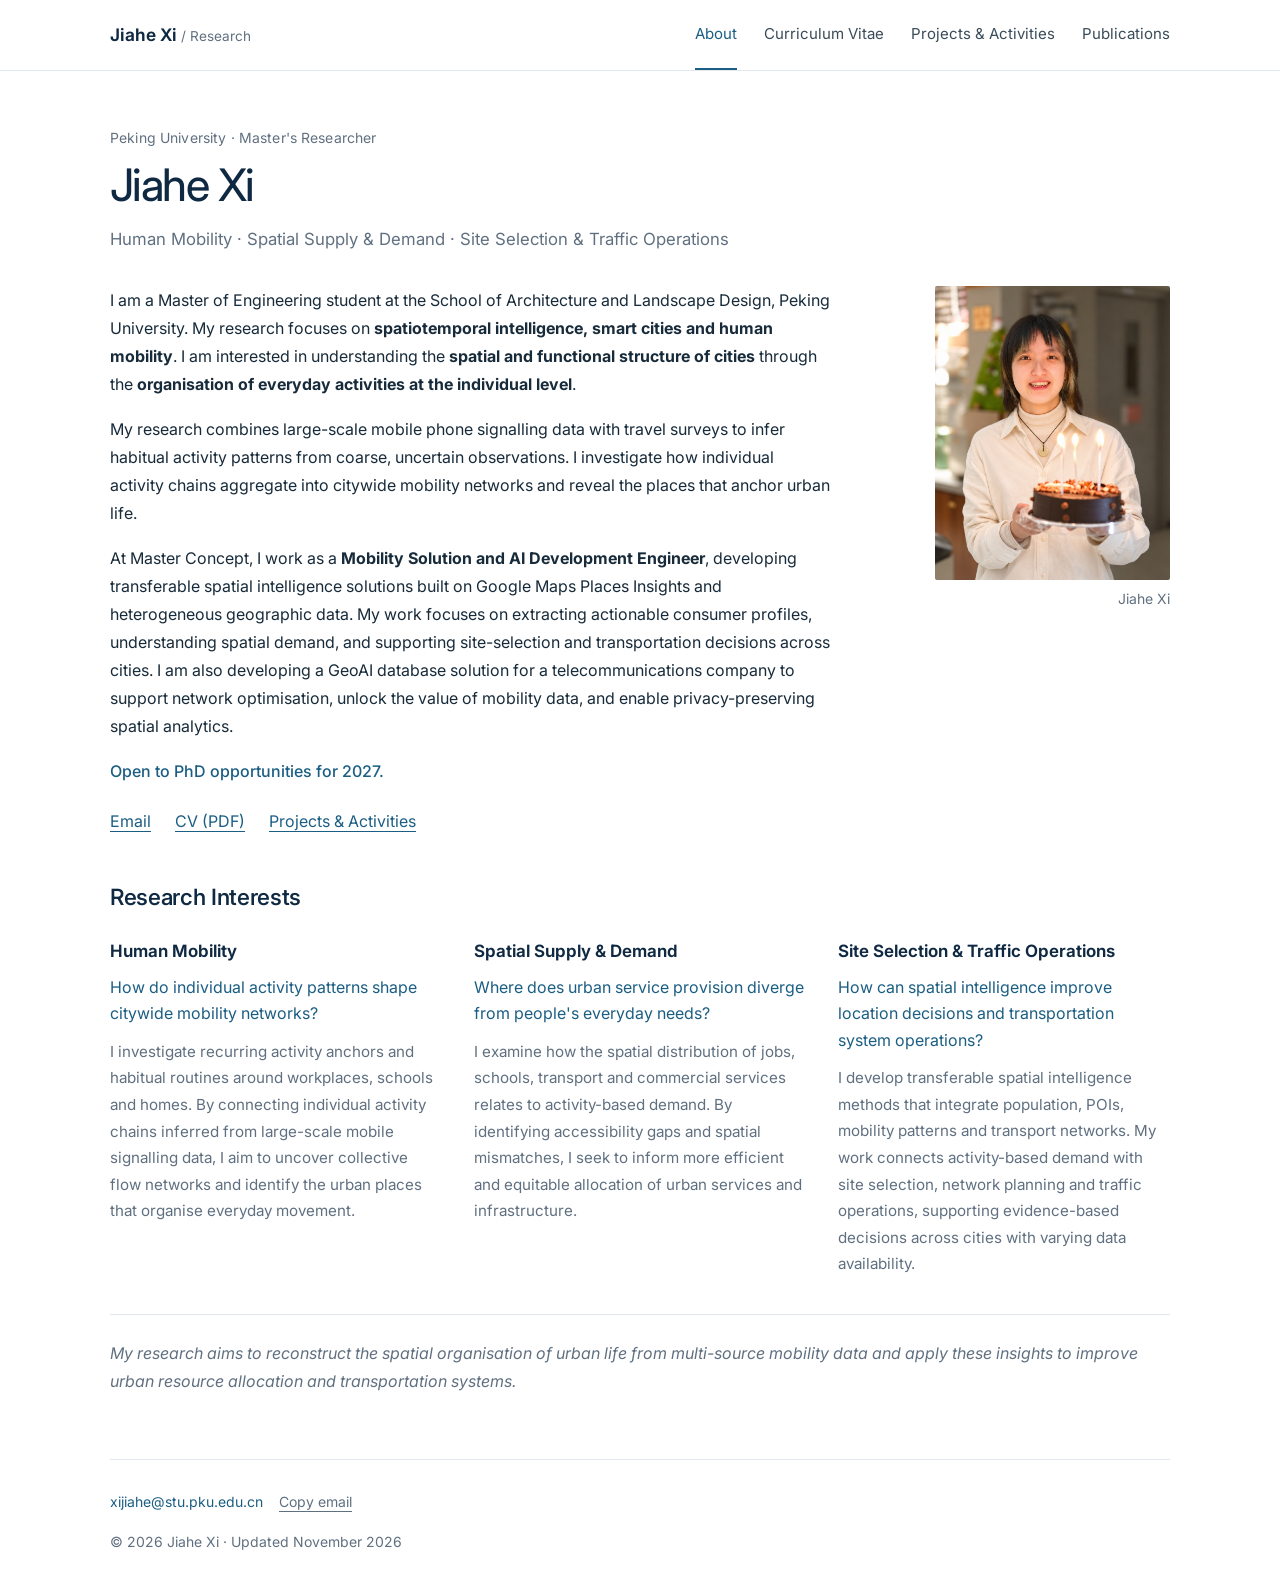
<file: index.html>
<!DOCTYPE html>

<html lang="en"><head><meta charset="utf-8"/><meta content="width=device-width, initial-scale=1" name="viewport"/>
<title>About | Jiahe Xi</title><meta content="Jiahe Xi studies human mobility, activity chains and GeoAI at Peking University." name="description"/><meta content="#0F2942" name="theme-color"/>
<link href="assets/favicon.svg" rel="icon" type="image/svg+xml"/><link href="https://fonts.googleapis.com" rel="preconnect"/><link crossorigin="" href="https://fonts.gstatic.com" rel="preconnect"/>
<link href="https://fonts.googleapis.com/css2?family=Inter:wght@400;450;500;600;650;700&amp;display=swap" rel="stylesheet"/><link href="assets/academic.css" rel="stylesheet"/><script defer="" src="assets/academic.js"></script><style>.about-layout{grid-template-columns:minmax(0,1fr) 235px}.profile-photo{width:235px;max-width:100%}@media(max-width:700px){.about-layout{display:flex}.profile-photo{width:230px}}</style></head>
<body id="top"><a class="skip-link" href="#main">Skip to content</a>
<header class="site-header"><nav aria-label="Primary navigation" class="navigation container"><a class="brand" href="index.html"><strong>Jiahe Xi</strong><span> / Research</span></a><button aria-controls="site-navigation" aria-expanded="false" aria-label="Toggle navigation" class="menu-toggle" type="button"><span></span><span></span></button><div class="nav-links" id="site-navigation"><a aria-current="page" href="index.html">About</a><a href="cv.html">Curriculum Vitae</a><a href="projects.html">Projects &amp; Activities</a><a href="publications.html">Publications</a></div></nav></header>
<main class="container page" id="main"><header class="page-heading"><p class="eyebrow">Peking University · Master's Researcher</p><h1>Jiahe Xi</h1><p class="subtitle">Human Mobility · Spatial Supply &amp; Demand · Site Selection &amp; Traffic Operations</p></header>
<div class="about-layout"><div class="biography"><p>I am a Master of Engineering student at the School of Architecture and Landscape Design, Peking University. My research focuses on <strong>spatiotemporal intelligence, smart cities and human mobility</strong>. I am interested in understanding the <strong>spatial and functional structure of cities</strong> through the <strong>organisation of everyday activities at the individual level</strong>.</p><p>My research combines large-scale mobile phone signalling data with travel surveys to infer habitual activity patterns from coarse, uncertain observations. I investigate how individual activity chains aggregate into citywide mobility networks and reveal the places that anchor urban life.</p><p>At Master Concept, I work as a <strong>Mobility Solution and AI Development Engineer</strong>, developing transferable spatial intelligence solutions built on Google Maps Places Insights and heterogeneous geographic data. My work focuses on extracting actionable consumer profiles, understanding spatial demand, and supporting site-selection and transportation decisions across cities. I am also developing a GeoAI database solution for a telecommunications company to support network optimisation, unlock the value of mobility data, and enable privacy-preserving spatial analytics.</p><p class="availability">Open to PhD opportunities for 2027.</p><div class="text-links"><a href="mailto:xijiahe@stu.pku.edu.cn">Email</a><a href="assets/JiaheXi_CV.pdf" rel="noopener" target="_blank">CV (PDF)</a><a href="projects.html">Projects &amp; Activities</a></div></div><figure class="profile-photo"><img alt="Portrait of Jiahe Xi" fetchpriority="high" height="1086" src="assets/profile-xjh.png" width="1448"/><figcaption>Jiahe Xi</figcaption></figure></div>
<section aria-labelledby="research-title" class="home-section" id="research"><h2 id="research-title">Research Interests</h2><div class="research-directions">
<article><h3>Human Mobility</h3><p class="research-question">How do individual activity patterns shape citywide mobility networks?</p><p>I investigate recurring activity anchors and habitual routines around workplaces, schools and homes. By connecting individual activity chains inferred from large-scale mobile signalling data, I aim to uncover collective flow networks and identify the urban places that organise everyday movement.</p></article>
<article><h3>Spatial Supply &amp; Demand</h3><p class="research-question">Where does urban service provision diverge from people's everyday needs?</p><p>I examine how the spatial distribution of jobs, schools, transport and commercial services relates to activity-based demand. By identifying accessibility gaps and spatial mismatches, I seek to inform more efficient and equitable allocation of urban services and infrastructure.</p></article>
<article><h3>Site Selection &amp; Traffic Operations</h3><p class="research-question">How can spatial intelligence improve location decisions and transportation system operations?</p><p>I develop transferable spatial intelligence methods that integrate population, POIs, mobility patterns and transport networks. My work connects activity-based demand with site selection, network planning and traffic operations, supporting evidence-based decisions across cities with varying data availability.</p></article></div></section>
<p class="research-statement"><em>My research aims to reconstruct the spatial organisation of urban life from multi-source mobility data and apply these insights to improve urban resource allocation and transportation systems.</em></p></main>
<footer class="container site-footer" id="contact"><div><a href="mailto:xijiahe@stu.pku.edu.cn">xijiahe@stu.pku.edu.cn</a><button aria-label="Copy email address" class="copy-email" data-copy-email="" type="button">Copy email</button><span aria-live="polite" class="copy-status" role="status"></span></div><p>© 2026 Jiahe Xi · Updated November 2026</p></footer></body></html>
</file>
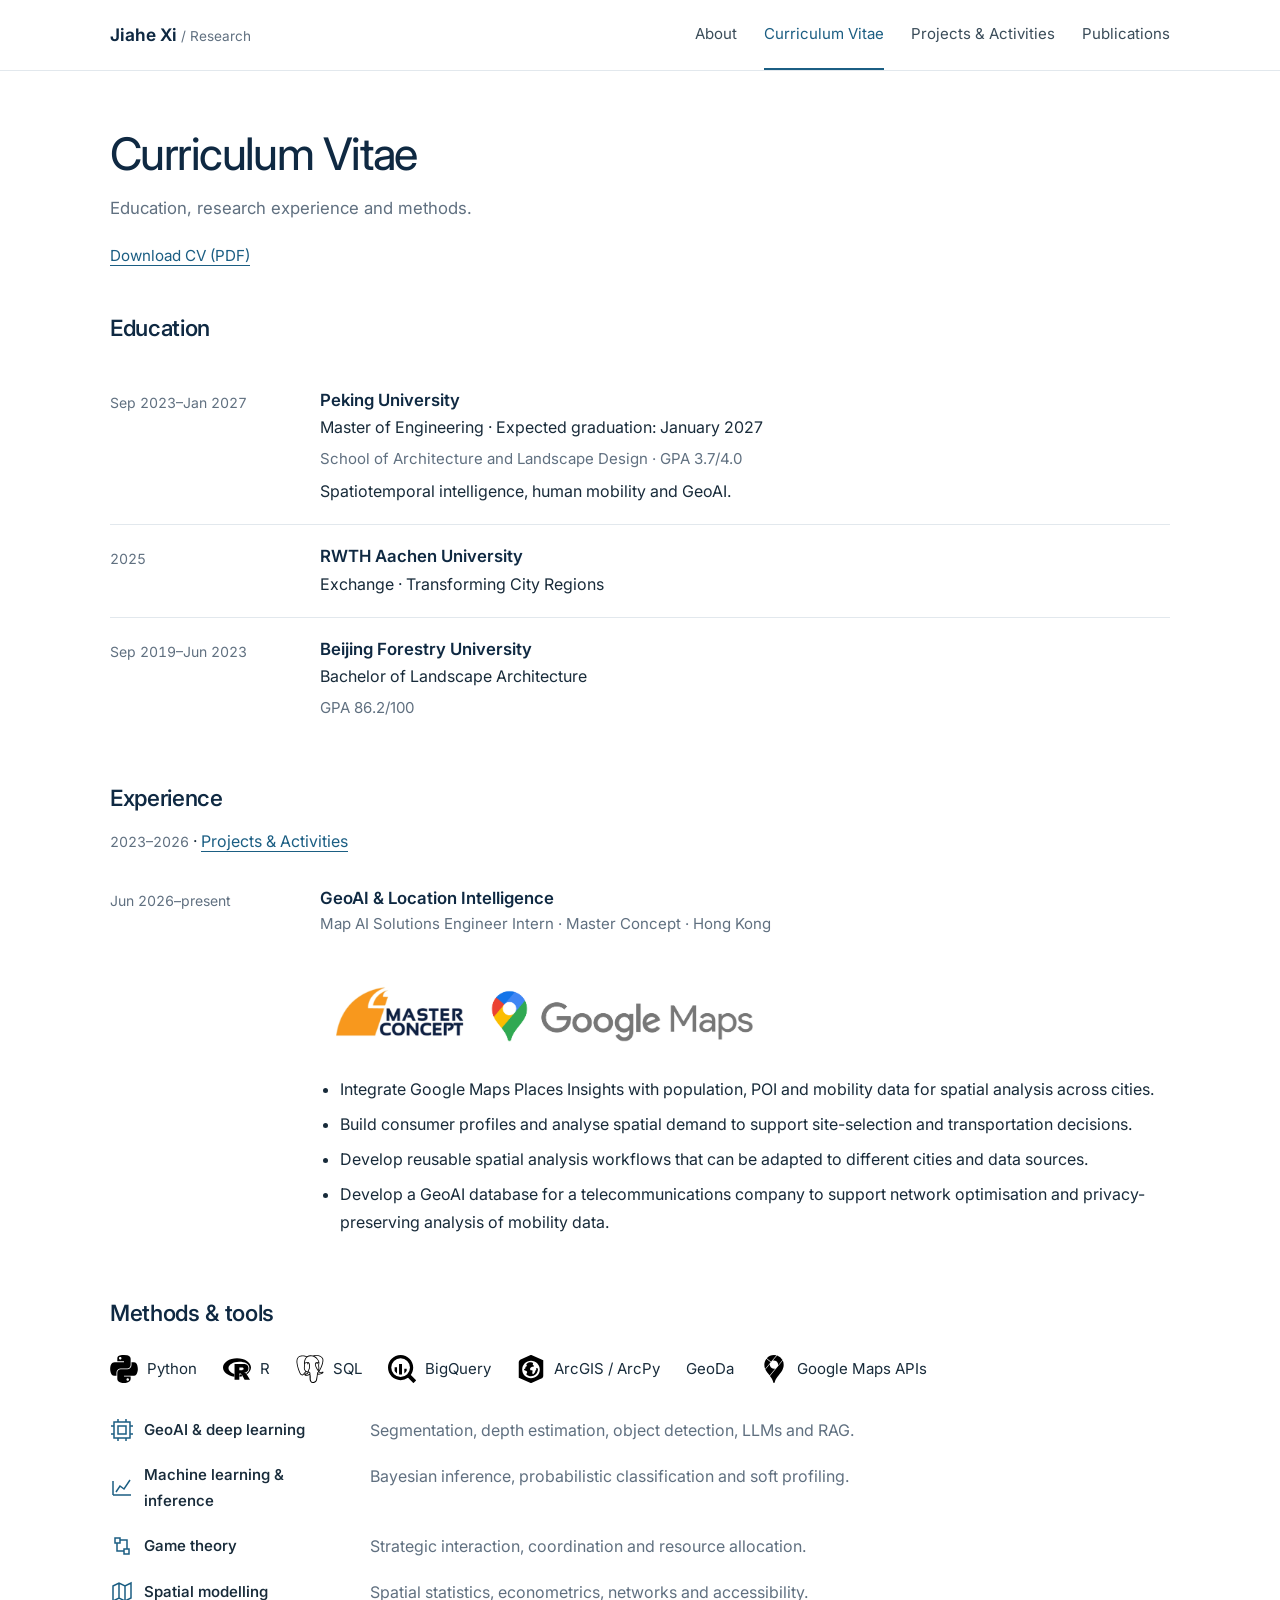
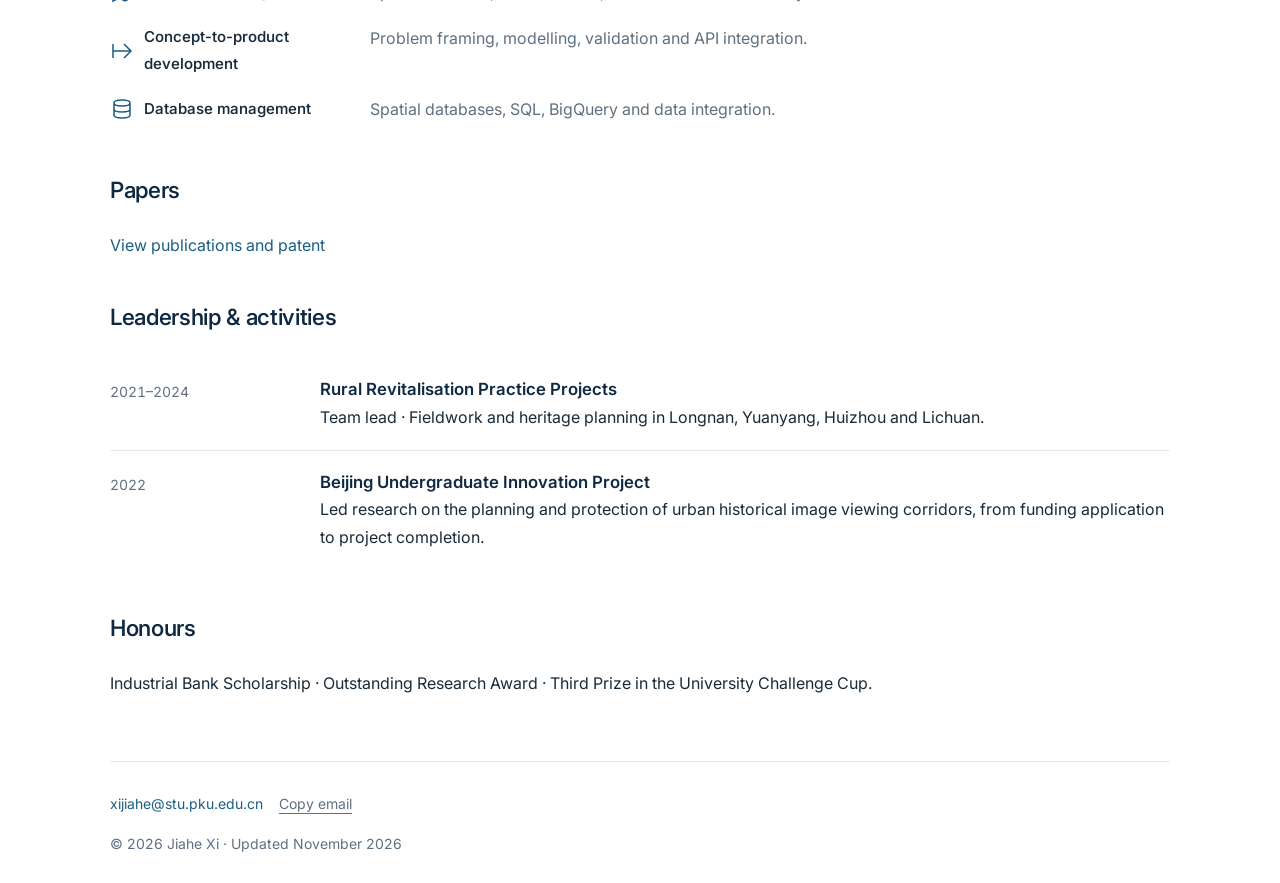
<file: cv.html>
<!DOCTYPE html>

<html lang="en"><head><meta charset="utf-8"/><meta content="width=device-width, initial-scale=1" name="viewport"/>
<title>Curriculum Vitae | Jiahe Xi</title><meta content="Education, research experience, methods and activities of Jiahe Xi." name="description"/><meta content="#0F2942" name="theme-color"/>
<link href="assets/favicon.svg" rel="icon" type="image/svg+xml"/><link href="https://fonts.googleapis.com" rel="preconnect"/><link crossorigin="" href="https://fonts.gstatic.com" rel="preconnect"/>
<link href="https://fonts.googleapis.com/css2?family=Inter:wght@400;450;500;600;650;700&amp;display=swap" rel="stylesheet"/><link href="assets/academic.css" rel="stylesheet"/><script defer="" src="assets/academic.js"></script></head>
<body id="top"><a class="skip-link" href="#main">Skip to content</a>
<header class="site-header"><nav aria-label="Primary navigation" class="navigation container"><a class="brand" href="index.html"><strong>Jiahe Xi</strong><span> / Research</span></a><button aria-controls="site-navigation" aria-expanded="false" aria-label="Toggle navigation" class="menu-toggle" type="button"><span></span><span></span></button><div class="nav-links" id="site-navigation"><a href="index.html">About</a><a aria-current="page" href="cv.html">Curriculum Vitae</a><a href="projects.html">Projects &amp; Activities</a><a href="publications.html">Publications</a></div></nav></header>
<main class="container page" id="main"><header class="page-heading"><h1>Curriculum Vitae</h1><p class="subtitle">Education, research experience and methods.</p><a class="download-link" href="assets/JiaheXi_CV.pdf" rel="noopener" target="_blank">Download CV (PDF)</a></header>
<section class="cv-section" id="education"><h2>Education</h2>
<article class="cv-row"><p class="date">Sep 2023–Jan 2027</p><div><h3>Peking University</h3><p>Master of Engineering · Expected graduation: January 2027</p><p class="muted">School of Architecture and Landscape Design · GPA 3.7/4.0</p><p>Spatiotemporal intelligence, human mobility and GeoAI.</p></div></article>
<article class="cv-row"><p class="date">2025</p><div><h3>RWTH Aachen University</h3><p>Exchange · Transforming City Regions</p></div></article>
<article class="cv-row"><p class="date">Sep 2019–Jun 2023</p><div><h3>Beijing Forestry University</h3><p>Bachelor of Landscape Architecture</p><p class="muted">GPA 86.2/100</p></div></article></section>
<section class="cv-section" id="experience"><h2>Experience</h2><p class="experience-project-link"><span class="date">2023–2026</span> · <a href="projects.html">Projects &amp; Activities</a></p><article class="cv-row"><p class="date">Jun 2026–present</p><div><h3><a href="project-geoai-site-selection.html">GeoAI &amp; Location Intelligence</a></h3><p class="muted">Map AI Solutions Engineer Intern · Master Concept · Hong Kong</p><img alt="Master Concept and Google Maps" class="company-logo" height="303" src="assets/master-concept-maps.png" width="1259"/><ul><li>Integrate Google Maps Places Insights with population, POI and mobility data for spatial analysis across cities.</li><li>Build consumer profiles and analyse spatial demand to support site-selection and transportation decisions.</li><li>Develop reusable spatial analysis workflows that can be adapted to different cities and data sources.</li><li>Develop a GeoAI database for a telecommunications company to support network optimisation and privacy-preserving analysis of mobility data.</li></ul></div></article></section><section class="cv-section"><h2>Methods &amp; tools</h2><div class="tool-logos"><span class="tool-logo"><img alt="" height="28" src="assets/tool-python.svg" width="28"/><span>Python</span></span><span class="tool-logo"><img alt="" height="28" src="assets/tool-r.svg" width="28"/><span>R</span></span><span class="tool-logo"><img alt="" height="28" src="assets/tool-postgresql.svg" width="28"/><span>SQL</span></span><span class="tool-logo"><img alt="" height="28" src="assets/tool-googlebigquery.svg" width="28"/><span>BigQuery</span></span><span class="tool-logo"><img alt="" height="28" src="assets/tool-arcgis.svg" width="28"/><span>ArcGIS / ArcPy</span></span><span class="tool-logo"><span>GeoDa</span></span><span class="tool-logo"><img alt="" height="28" src="assets/tool-googlemaps.svg" width="28"/><span>Google Maps APIs</span></span></div><dl class="skills-list"><div><dt><svg aria-hidden="true" class="method-icon" fill="none" stroke="currentColor" stroke-width="1.5" viewbox="0 0 24 24"><path d="M4 4h16v16H4z M8 8h8v8H8z M1 8h3m-3 8h3m16-8h3m-3 8h3M8 1v3m8-3v3M8 20v3m8-3v3"></path></svg><span>GeoAI &amp; deep learning</span></dt><dd>Segmentation, depth estimation, object detection, LLMs and RAG.</dd></div><div><dt><svg aria-hidden="true" class="method-icon" fill="none" stroke="currentColor" stroke-width="1.5" viewbox="0 0 24 24"><path d="M3 19V5m0 14h18M6 16l4-6 4 3 6-9"></path></svg><span>Machine learning &amp; inference</span></dt><dd>Bayesian inference, probabilistic classification and soft profiling.</dd></div><div><dt><svg aria-hidden="true" class="method-icon" fill="none" stroke="currentColor" stroke-width="1.5" viewbox="0 0 24 24"><path d="M5 4h5v5H5z M14 15h5v5h-5z M7 9v8h7M10 6h7v9"></path></svg><span>Game theory</span></dt><dd>Strategic interaction, coordination and resource allocation.</dd></div><div><dt><svg aria-hidden="true" class="method-icon" fill="none" stroke="currentColor" stroke-width="1.5" viewbox="0 0 24 24"><path d="M3 6l6-3 6 3 6-3v15l-6 3-6-3-6 3z M9 3v15m6-12v15"></path></svg><span>Spatial modelling</span></dt><dd>Spatial statistics, econometrics, networks and accessibility.</dd></div><div><dt><svg aria-hidden="true" class="method-icon" fill="none" stroke="currentColor" stroke-width="1.5" viewbox="0 0 24 24"><path d="M3 12h18M14 5l7 7-7 7M3 5v14"></path></svg><span>Concept-to-product development</span></dt><dd>Problem framing, modelling, validation and API integration.</dd></div><div><dt><svg aria-hidden="true" class="method-icon" fill="none" stroke="currentColor" stroke-width="1.5" viewbox="0 0 24 24"><path d="M4 6c0-4 16-4 16 0s-16 4-16 0v12c0 4 16 4 16 0V6M4 12c0 4 16 4 16 0"></path></svg><span>Database management</span></dt><dd>Spatial databases, SQL, BigQuery and data integration.</dd></div></dl></section>
<section class="cv-section"><h2>Papers</h2><p><a href="publications.html">View publications and patent</a></p></section><section class="cv-section" id="activities"><h2>Leadership &amp; activities</h2><article class="cv-row"><p class="date">2021–2024</p><div><h3><a href="project-community-fieldwork.html">Rural Revitalisation Practice Projects</a></h3><p>Team lead · Fieldwork and heritage planning in Longnan, Yuanyang, Huizhou and Lichuan.</p></div></article><article class="cv-row"><p class="date">2022</p><div><h3>Beijing Undergraduate Innovation Project</h3><p>Led research on the planning and protection of urban historical image viewing corridors, from funding application to project completion.</p></div></article></section><section class="cv-section"><h2>Honours</h2><p>Industrial Bank Scholarship · Outstanding Research Award · Third Prize in the University Challenge Cup.</p></section></main>
<footer class="container site-footer" id="contact"><div><a href="mailto:xijiahe@stu.pku.edu.cn">xijiahe@stu.pku.edu.cn</a><button aria-label="Copy email address" class="copy-email" data-copy-email="" type="button">Copy email</button><span aria-live="polite" class="copy-status" role="status"></span></div><p>© 2026 Jiahe Xi · Updated November 2026</p></footer></body></html>
</file>
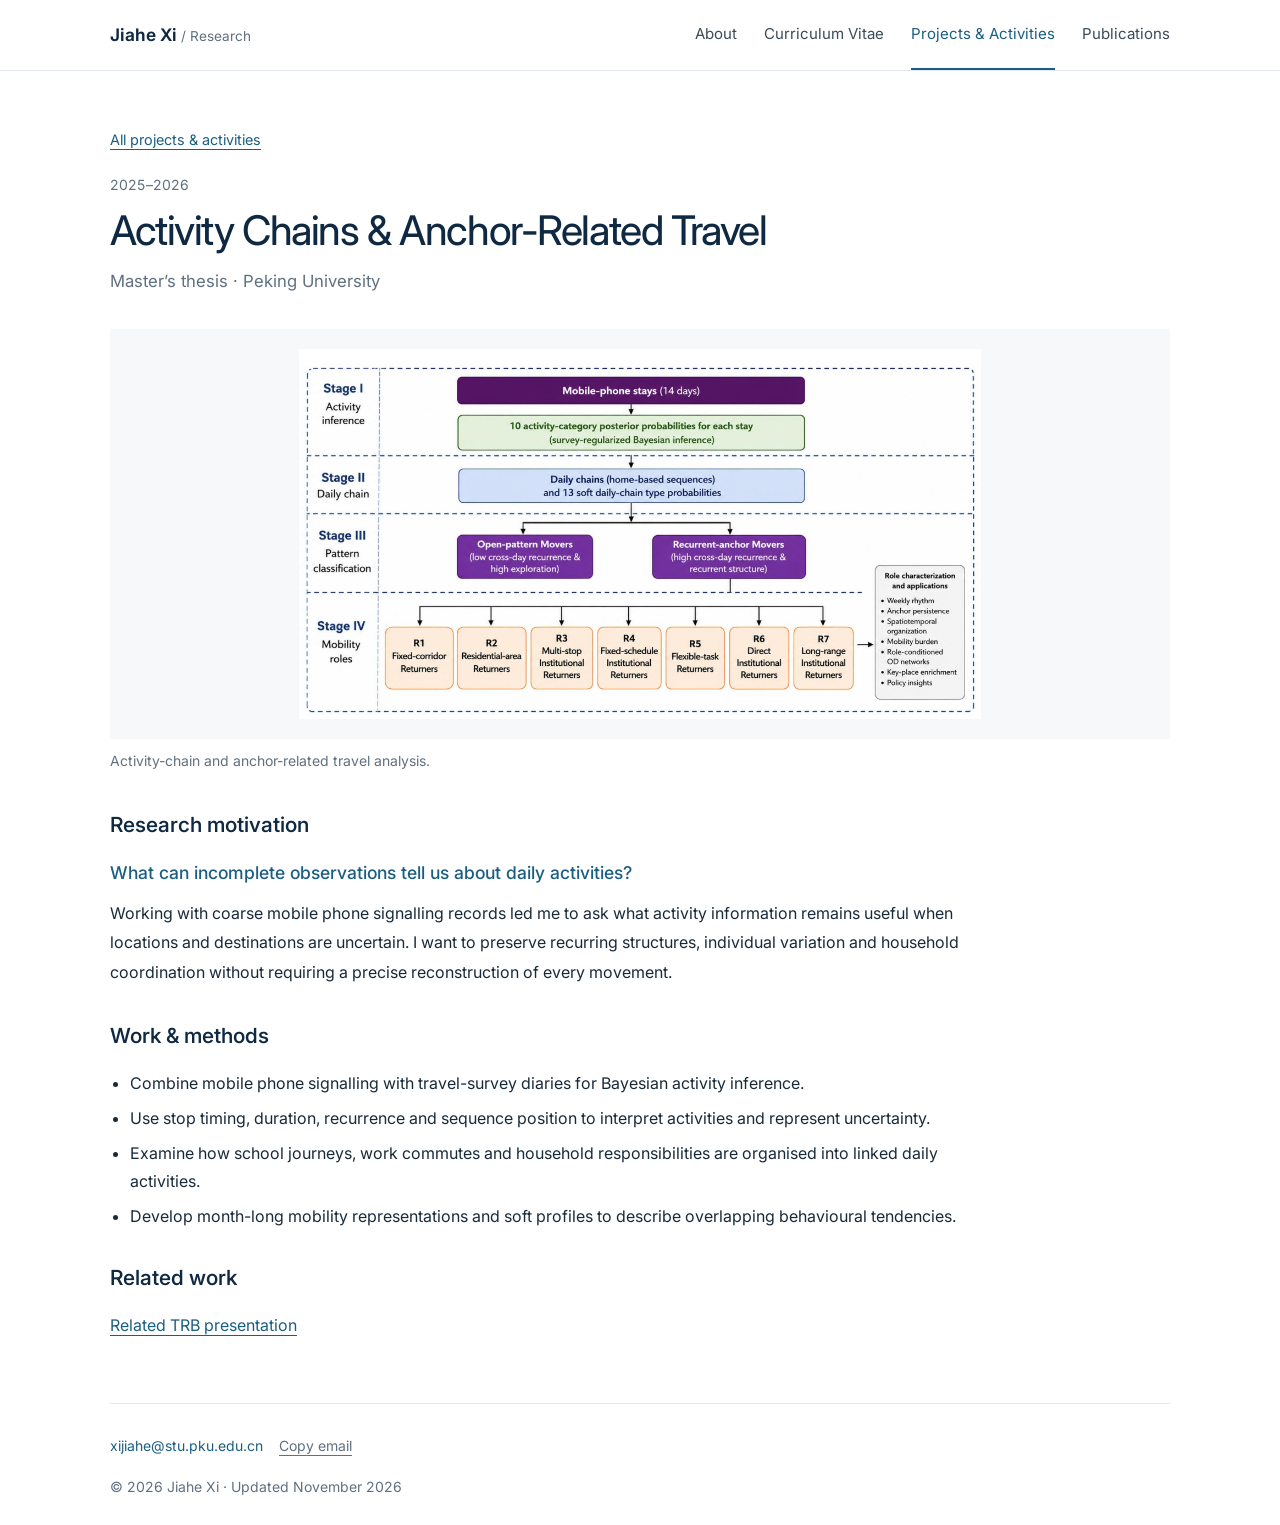
<file: project-activity-chains.html>
<!doctype html>
<html lang="en"><head><meta charset="utf-8"><meta name="viewport" content="width=device-width, initial-scale=1">
<title>Activity Chains &amp; Anchor-Related Travel | Jiahe Xi</title><meta name="description" content="Inferring activity purposes and understanding household coordination from mobile phone signalling and travel surveys."><meta name="theme-color" content="#0F2942">
<link rel="icon" href="assets/favicon.svg" type="image/svg+xml"><link rel="preconnect" href="https://fonts.googleapis.com"><link rel="preconnect" href="https://fonts.gstatic.com" crossorigin>
<link href="https://fonts.googleapis.com/css2?family=Inter:wght@400;450;500;600;650;700&amp;display=swap" rel="stylesheet"><link rel="stylesheet" href="assets/academic.css"><script src="assets/academic.js" defer></script></head>
<body id="top"><a class="skip-link" href="#main">Skip to content</a>
<header class="site-header"><nav class="navigation container" aria-label="Primary navigation"><a class="brand" href="index.html"><strong>Jiahe Xi</strong><span> / Research</span></a><button class="menu-toggle" type="button" aria-label="Toggle navigation" aria-controls="site-navigation" aria-expanded="false"><span></span><span></span></button><div class="nav-links" id="site-navigation"><a href="index.html">About</a><a href="cv.html">Curriculum Vitae</a><a href="projects.html" aria-current="page">Projects &amp; Activities</a><a href="publications.html">Publications</a></div></nav></header>
<main class="container page" id="main"><p class="back-link"><a href="projects.html">All projects &amp; activities</a></p><header class="page-heading project-heading"><p class="eyebrow">2025–2026</p><h1>Activity Chains &amp; Anchor-Related Travel</h1><p class="subtitle">Master’s thesis · Peking University</p></header><figure class="project-figure"><a href="assets/anchor-project.png" target="_blank" rel="noopener"><img src="assets/anchor-project.png" alt="Activity-chain and anchor-related travel analysis." width="1000" height="500"></a><figcaption>Activity-chain and anchor-related travel analysis.</figcaption></figure><section class="project-section"><h2>Research motivation</h2><h3 class="project-question">What can incomplete observations tell us about daily activities?</h3><p>Working with coarse mobile phone signalling records led me to ask what activity information remains useful when locations and destinations are uncertain. I want to preserve recurring structures, individual variation and household coordination without requiring a precise reconstruction of every movement.</p></section><section class="project-section"><h2>Work &amp; methods</h2><ul><li>Combine mobile phone signalling with travel-survey diaries for Bayesian activity inference.</li><li>Use stop timing, duration, recurrence and sequence position to interpret activities and represent uncertainty.</li><li>Examine how school journeys, work commutes and household responsibilities are organised into linked daily activities.</li><li>Develop month-long mobility representations and soft profiles to describe overlapping behavioural tendencies.</li></ul></section><section class="project-section"><h2>Related work</h2><div class="text-links"><a href="publications.html#trb">Related TRB presentation</a></div></section></main>
<footer class="container site-footer" id="contact"><div><a href="mailto:xijiahe@stu.pku.edu.cn">xijiahe@stu.pku.edu.cn</a><button type="button" class="copy-email" data-copy-email aria-label="Copy email address">Copy email</button><span class="copy-status" role="status" aria-live="polite"></span></div><p>© 2026 Jiahe Xi · Updated November 2026</p></footer></body></html>
</file>
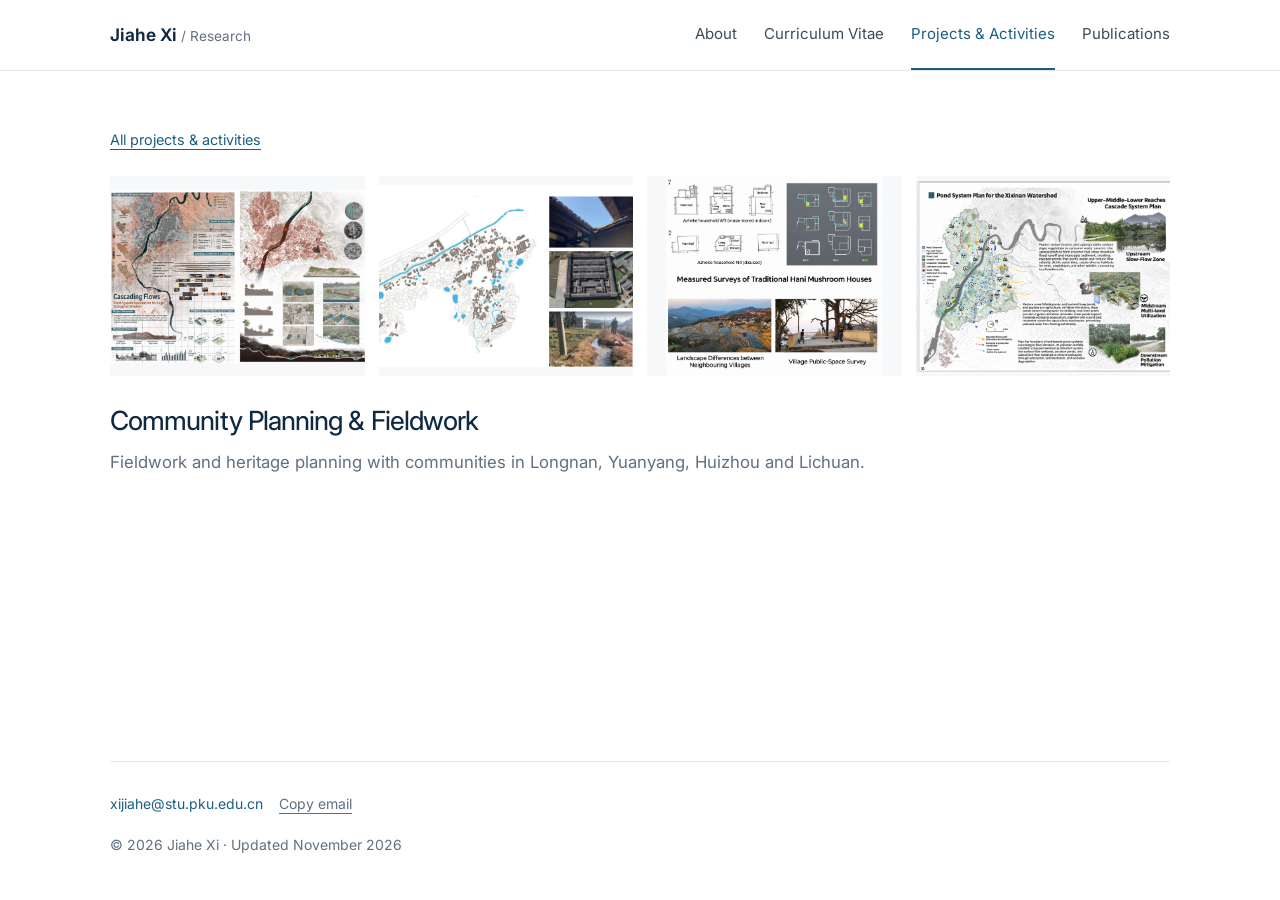
<file: project-community-fieldwork.html>
<!doctype html>
<html lang="en"><head><meta charset="utf-8"><meta name="viewport" content="width=device-width, initial-scale=1">
<title>Community Planning &amp; Fieldwork | Jiahe Xi</title><meta name="description" content="Fieldwork and heritage planning with communities in Longnan, Yuanyang, Huizhou and Lichuan."><meta name="theme-color" content="#0F2942">
<link rel="icon" href="assets/favicon.svg" type="image/svg+xml"><link rel="preconnect" href="https://fonts.googleapis.com"><link rel="preconnect" href="https://fonts.gstatic.com" crossorigin>
<link href="https://fonts.googleapis.com/css2?family=Inter:wght@400;450;500;600;650;700&amp;display=swap" rel="stylesheet"><link rel="stylesheet" href="assets/academic.css"><script src="assets/academic.js" defer></script><style>.community-gallery{display:grid;grid-template-columns:repeat(4,minmax(0,1fr));gap:14px;align-items:start;margin:24px 0}.community-gallery img{display:block;width:100%;height:200px;object-fit:contain;background:#f6f8fa}.community-card h3{margin-top:18px}.community-heading{margin-top:28px}.community-heading h1{font-size:1.65rem}@media(max-width:700px){</style></head>
<body id="top"><a class="skip-link" href="#main">Skip to content</a>
<header class="site-header"><nav class="navigation container" aria-label="Primary navigation"><a class="brand" href="index.html"><strong>Jiahe Xi</strong><span> / Research</span></a><button class="menu-toggle" type="button" aria-label="Toggle navigation" aria-controls="site-navigation" aria-expanded="false"><span></span><span></span></button><div class="nav-links" id="site-navigation"><a href="index.html">About</a><a href="cv.html">Curriculum Vitae</a><a href="projects.html" aria-current="page">Projects &amp; Activities</a><a href="publications.html">Publications</a></div></nav></header>
<main class="container page" id="main"><p class="back-link"><a href="projects.html">All projects &amp; activities</a></p><div class="community-gallery"><a href="assets/community-original-1.png" target="_blank" rel="noopener"><img src="assets/community-original-1.png" alt="Community planning and fieldwork panel 1" loading="lazy"></a><a href="assets/community-original-2.png" target="_blank" rel="noopener"><img src="assets/community-original-2.png" alt="Community planning and fieldwork panel 2" loading="lazy"></a><a href="assets/community-original-3.png" target="_blank" rel="noopener"><img src="assets/community-original-3.png" alt="Community planning and fieldwork panel 3" loading="lazy"></a><a href="assets/community-original-4.png" target="_blank" rel="noopener"><img src="assets/community-original-4.png" alt="Community planning and fieldwork panel 4" loading="lazy"></a></div><header class="page-heading community-heading"><h1>Community Planning &amp; Fieldwork</h1><p class="subtitle">Fieldwork and heritage planning with communities in Longnan, Yuanyang, Huizhou and Lichuan.</p></header></main>
<footer class="container site-footer" id="contact"><div><a href="mailto:xijiahe@stu.pku.edu.cn">xijiahe@stu.pku.edu.cn</a><button type="button" class="copy-email" data-copy-email aria-label="Copy email address">Copy email</button><span class="copy-status" role="status" aria-live="polite"></span></div><p>© 2026 Jiahe Xi · Updated November 2026</p></footer></body></html>
</file>
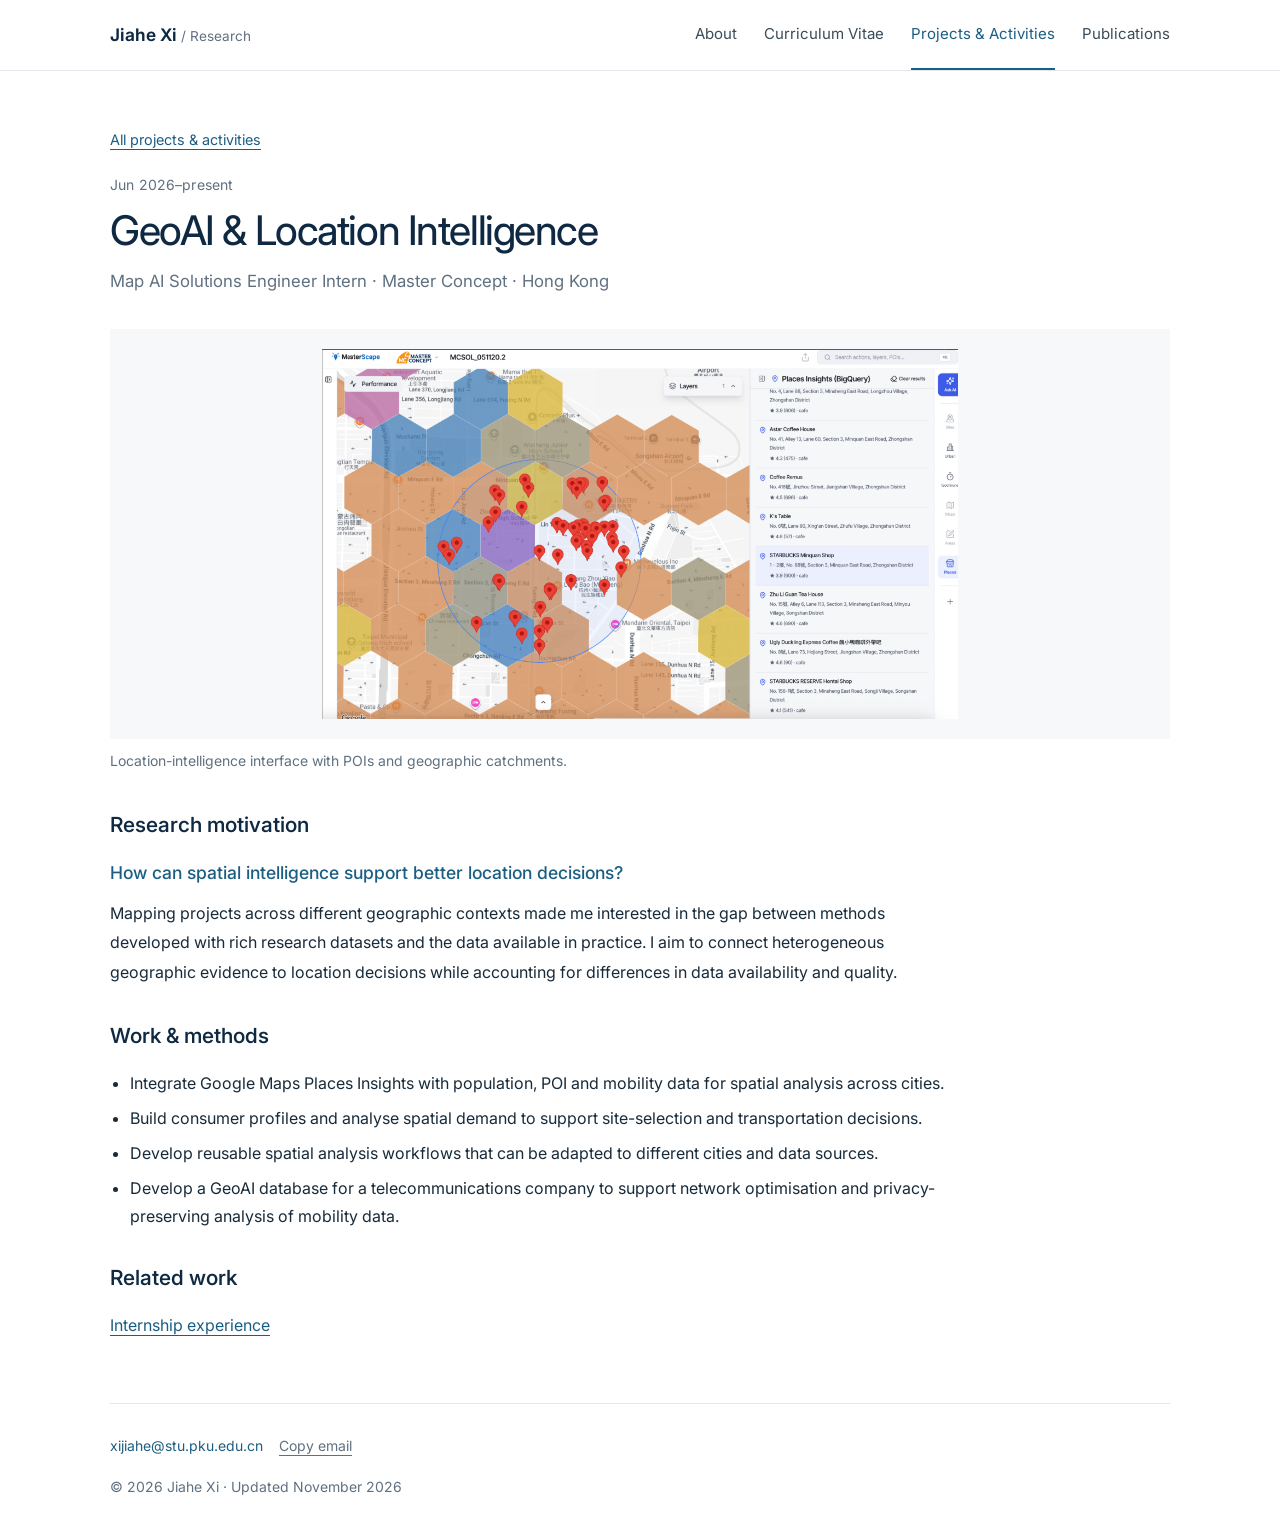
<file: project-geoai-site-selection.html>
<!DOCTYPE html>

<html lang="en"><head><meta charset="utf-8"/><meta content="width=device-width, initial-scale=1" name="viewport"/>
<title>GeoAI &amp; Location Intelligence | Jiahe Xi</title><meta content="POI and footfall analysis, commercial catchments, service coverage and route evaluation." name="description"/><meta content="#0F2942" name="theme-color"/>
<link href="assets/favicon.svg" rel="icon" type="image/svg+xml"/><link href="https://fonts.googleapis.com" rel="preconnect"/><link crossorigin="" href="https://fonts.gstatic.com" rel="preconnect"/>
<link href="https://fonts.googleapis.com/css2?family=Inter:wght@400;450;500;600;650;700&amp;display=swap" rel="stylesheet"/><link href="assets/academic.css" rel="stylesheet"/><script defer="" src="assets/academic.js"></script></head>
<body id="top"><a class="skip-link" href="#main">Skip to content</a>
<header class="site-header"><nav aria-label="Primary navigation" class="navigation container"><a class="brand" href="index.html"><strong>Jiahe Xi</strong><span> / Research</span></a><button aria-controls="site-navigation" aria-expanded="false" aria-label="Toggle navigation" class="menu-toggle" type="button"><span></span><span></span></button><div class="nav-links" id="site-navigation"><a href="index.html">About</a><a href="cv.html">Curriculum Vitae</a><a aria-current="page" href="projects.html">Projects &amp; Activities</a><a href="publications.html">Publications</a></div></nav></header>
<main class="container page" id="main"><p class="back-link"><a href="projects.html">All projects &amp; activities</a></p><header class="page-heading project-heading"><p class="eyebrow">Jun 2026–present</p><h1>GeoAI &amp; Location Intelligence</h1><p class="subtitle">Map AI Solutions Engineer Intern · Master Concept · Hong Kong</p></header><figure class="project-figure"><a href="assets/geoai-dashboard.png" rel="noopener" target="_blank"><img alt="Location-intelligence interface with POIs and geographic catchments." height="500" src="assets/geoai-dashboard.png" width="1000"/></a><figcaption>Location-intelligence interface with POIs and geographic catchments.</figcaption></figure><section class="project-section"><h2>Research motivation</h2><h3 class="project-question">How can spatial intelligence support better location decisions?</h3><p>Mapping projects across different geographic contexts made me interested in the gap between methods developed with rich research datasets and the data available in practice. I aim to connect heterogeneous geographic evidence to location decisions while accounting for differences in data availability and quality.</p></section><section class="project-section"><h2>Work &amp; methods</h2><ul><li>Integrate Google Maps Places Insights with population, POI and mobility data for spatial analysis across cities.</li><li>Build consumer profiles and analyse spatial demand to support site-selection and transportation decisions.</li><li>Develop reusable spatial analysis workflows that can be adapted to different cities and data sources.</li><li>Develop a GeoAI database for a telecommunications company to support network optimisation and privacy-preserving analysis of mobility data.</li></ul></section><section class="project-section"><h2>Related work</h2><div class="text-links"><a href="cv.html#experience">Internship experience</a></div></section></main>
<footer class="container site-footer" id="contact"><div><a href="mailto:xijiahe@stu.pku.edu.cn">xijiahe@stu.pku.edu.cn</a><button aria-label="Copy email address" class="copy-email" data-copy-email="" type="button">Copy email</button><span aria-live="polite" class="copy-status" role="status"></span></div><p>© 2026 Jiahe Xi · Updated November 2026</p></footer></body></html>
</file>
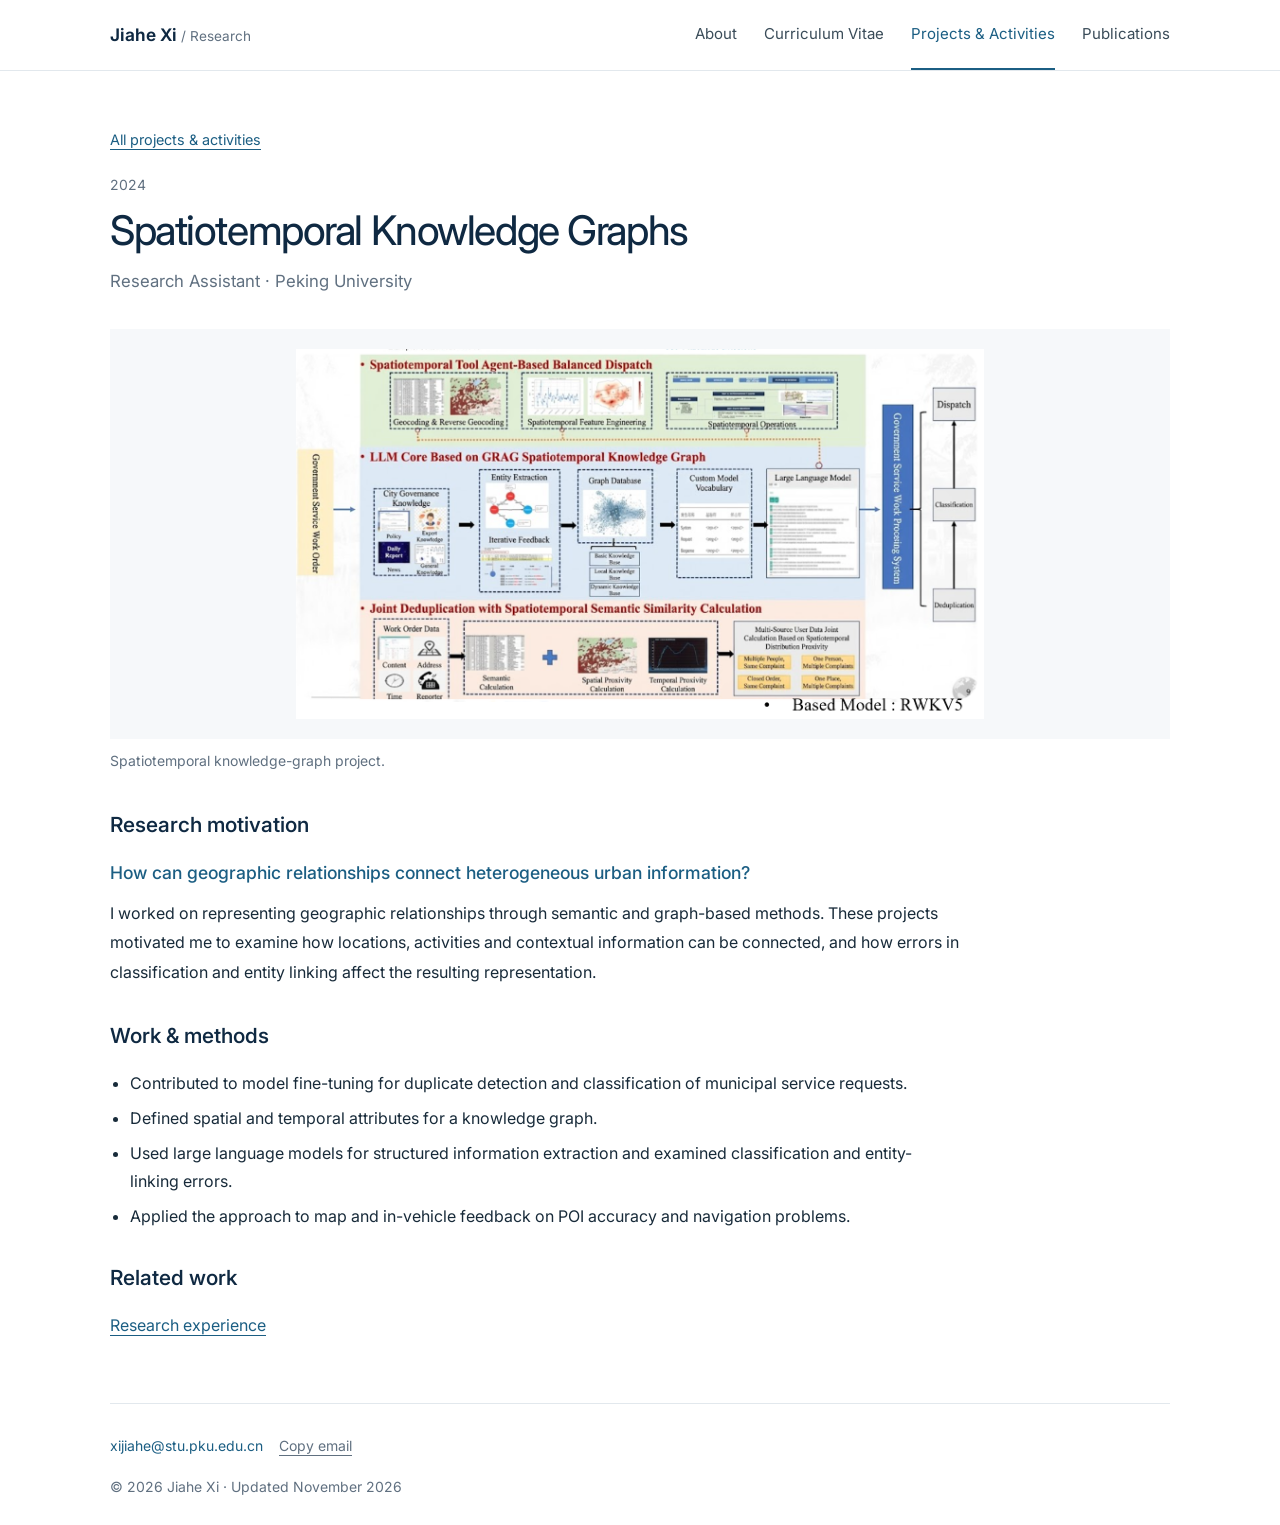
<file: project-knowledge-graphs.html>
<!doctype html>
<html lang="en"><head><meta charset="utf-8"><meta name="viewport" content="width=device-width, initial-scale=1">
<title>Spatiotemporal Knowledge Graphs | Jiahe Xi</title><meta name="description" content="Structured information extraction and geographic relationships for POI accuracy and navigation feedback."><meta name="theme-color" content="#0F2942">
<link rel="icon" href="assets/favicon.svg" type="image/svg+xml"><link rel="preconnect" href="https://fonts.googleapis.com"><link rel="preconnect" href="https://fonts.gstatic.com" crossorigin>
<link href="https://fonts.googleapis.com/css2?family=Inter:wght@400;450;500;600;650;700&amp;display=swap" rel="stylesheet"><link rel="stylesheet" href="assets/academic.css"><script src="assets/academic.js" defer></script></head>
<body id="top"><a class="skip-link" href="#main">Skip to content</a>
<header class="site-header"><nav class="navigation container" aria-label="Primary navigation"><a class="brand" href="index.html"><strong>Jiahe Xi</strong><span> / Research</span></a><button class="menu-toggle" type="button" aria-label="Toggle navigation" aria-controls="site-navigation" aria-expanded="false"><span></span><span></span></button><div class="nav-links" id="site-navigation"><a href="index.html">About</a><a href="cv.html">Curriculum Vitae</a><a href="projects.html" aria-current="page">Projects &amp; Activities</a><a href="publications.html">Publications</a></div></nav></header>
<main class="container page" id="main"><p class="back-link"><a href="projects.html">All projects &amp; activities</a></p><header class="page-heading project-heading"><p class="eyebrow">2024</p><h1>Spatiotemporal Knowledge Graphs</h1><p class="subtitle">Research Assistant · Peking University</p></header><figure class="project-figure"><a href="assets/knowledge-project.png" target="_blank" rel="noopener"><img src="assets/knowledge-project.png" alt="Spatiotemporal knowledge-graph project." width="1000" height="500"></a><figcaption>Spatiotemporal knowledge-graph project.</figcaption></figure><section class="project-section"><h2>Research motivation</h2><h3 class="project-question">How can geographic relationships connect heterogeneous urban information?</h3><p>I worked on representing geographic relationships through semantic and graph-based methods. These projects motivated me to examine how locations, activities and contextual information can be connected, and how errors in classification and entity linking affect the resulting representation.</p></section><section class="project-section"><h2>Work &amp; methods</h2><ul><li>Contributed to model fine-tuning for duplicate detection and classification of municipal service requests.</li><li>Defined spatial and temporal attributes for a knowledge graph.</li><li>Used large language models for structured information extraction and examined classification and entity-linking errors.</li><li>Applied the approach to map and in-vehicle feedback on POI accuracy and navigation problems.</li></ul></section><section class="project-section"><h2>Related work</h2><div class="text-links"><a href="cv.html#experience">Research experience</a></div></section></main>
<footer class="container site-footer" id="contact"><div><a href="mailto:xijiahe@stu.pku.edu.cn">xijiahe@stu.pku.edu.cn</a><button type="button" class="copy-email" data-copy-email aria-label="Copy email address">Copy email</button><span class="copy-status" role="status" aria-live="polite"></span></div><p>© 2026 Jiahe Xi · Updated November 2026</p></footer></body></html>
</file>
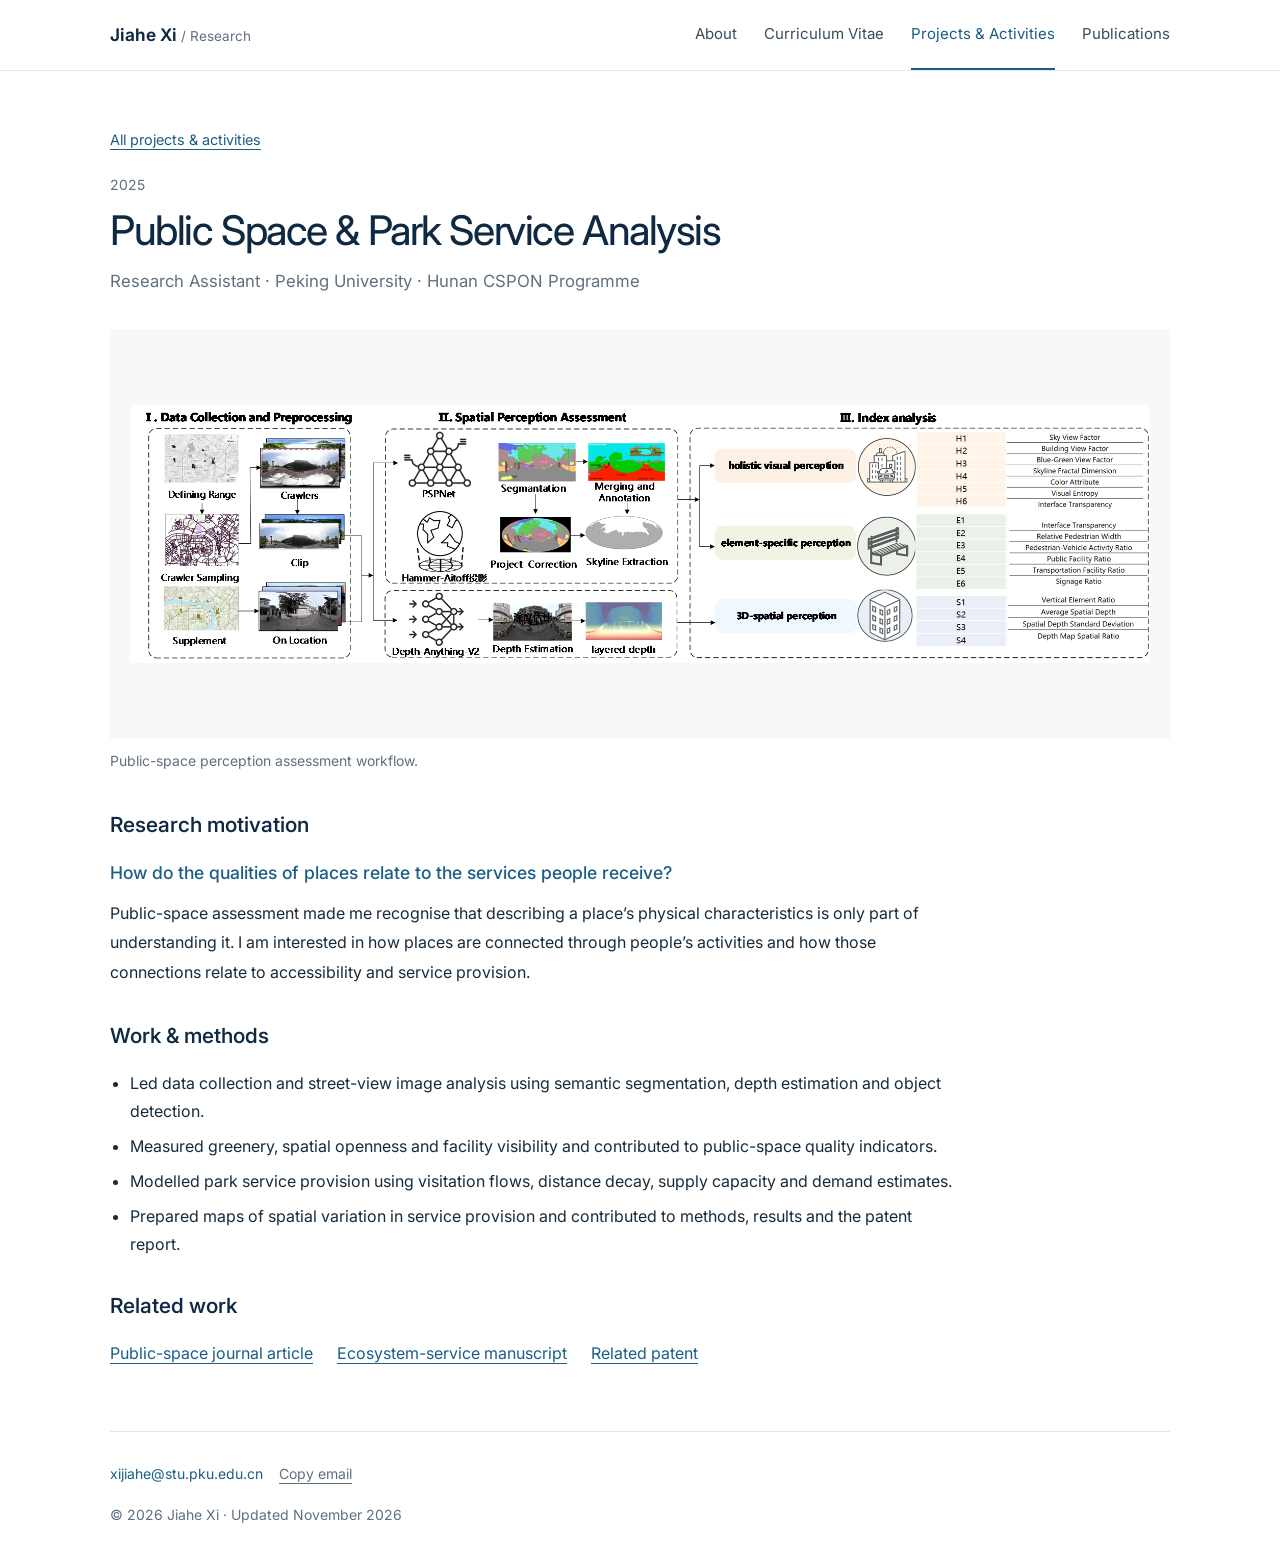
<file: project-public-space.html>
<!doctype html>
<html lang="en"><head><meta charset="utf-8"><meta name="viewport" content="width=device-width, initial-scale=1">
<title>Public Space &amp; Park Service Analysis | Jiahe Xi</title><meta name="description" content="Street-view assessment and visitation-flow modelling connect urban environments with service provision."><meta name="theme-color" content="#0F2942">
<link rel="icon" href="assets/favicon.svg" type="image/svg+xml"><link rel="preconnect" href="https://fonts.googleapis.com"><link rel="preconnect" href="https://fonts.gstatic.com" crossorigin>
<link href="https://fonts.googleapis.com/css2?family=Inter:wght@400;450;500;600;650;700&amp;display=swap" rel="stylesheet"><link rel="stylesheet" href="assets/academic.css"><script src="assets/academic.js" defer></script></head>
<body id="top"><a class="skip-link" href="#main">Skip to content</a>
<header class="site-header"><nav class="navigation container" aria-label="Primary navigation"><a class="brand" href="index.html"><strong>Jiahe Xi</strong><span> / Research</span></a><button class="menu-toggle" type="button" aria-label="Toggle navigation" aria-controls="site-navigation" aria-expanded="false"><span></span><span></span></button><div class="nav-links" id="site-navigation"><a href="index.html">About</a><a href="cv.html">Curriculum Vitae</a><a href="projects.html" aria-current="page">Projects &amp; Activities</a><a href="publications.html">Publications</a></div></nav></header>
<main class="container page" id="main"><p class="back-link"><a href="projects.html">All projects &amp; activities</a></p><header class="page-heading project-heading"><p class="eyebrow">2025</p><h1>Public Space &amp; Park Service Analysis</h1><p class="subtitle">Research Assistant · Peking University · Hunan CSPON Programme</p></header><figure class="project-figure"><a href="assets/public-space-project.png" target="_blank" rel="noopener"><img src="assets/public-space-project.png" alt="Public-space perception assessment workflow." width="1000" height="500"></a><figcaption>Public-space perception assessment workflow.</figcaption></figure><section class="project-section"><h2>Research motivation</h2><h3 class="project-question">How do the qualities of places relate to the services people receive?</h3><p>Public-space assessment made me recognise that describing a place’s physical characteristics is only part of understanding it. I am interested in how places are connected through people’s activities and how those connections relate to accessibility and service provision.</p></section><section class="project-section"><h2>Work &amp; methods</h2><ul><li>Led data collection and street-view image analysis using semantic segmentation, depth estimation and object detection.</li><li>Measured greenery, spatial openness and facility visibility and contributed to public-space quality indicators.</li><li>Modelled park service provision using visitation flows, distance decay, supply capacity and demand estimates.</li><li>Prepared maps of spatial variation in service provision and contributed to methods, results and the patent report.</li></ul></section><section class="project-section"><h2>Related work</h2><div class="text-links"><a href="publications.html#public-space">Public-space journal article</a><a href="publications.html#ecosystem-services">Ecosystem-service manuscript</a><a href="publications.html#patent">Related patent</a></div></section></main>
<footer class="container site-footer" id="contact"><div><a href="mailto:xijiahe@stu.pku.edu.cn">xijiahe@stu.pku.edu.cn</a><button type="button" class="copy-email" data-copy-email aria-label="Copy email address">Copy email</button><span class="copy-status" role="status" aria-live="polite"></span></div><p>© 2026 Jiahe Xi · Updated November 2026</p></footer></body></html>
</file>
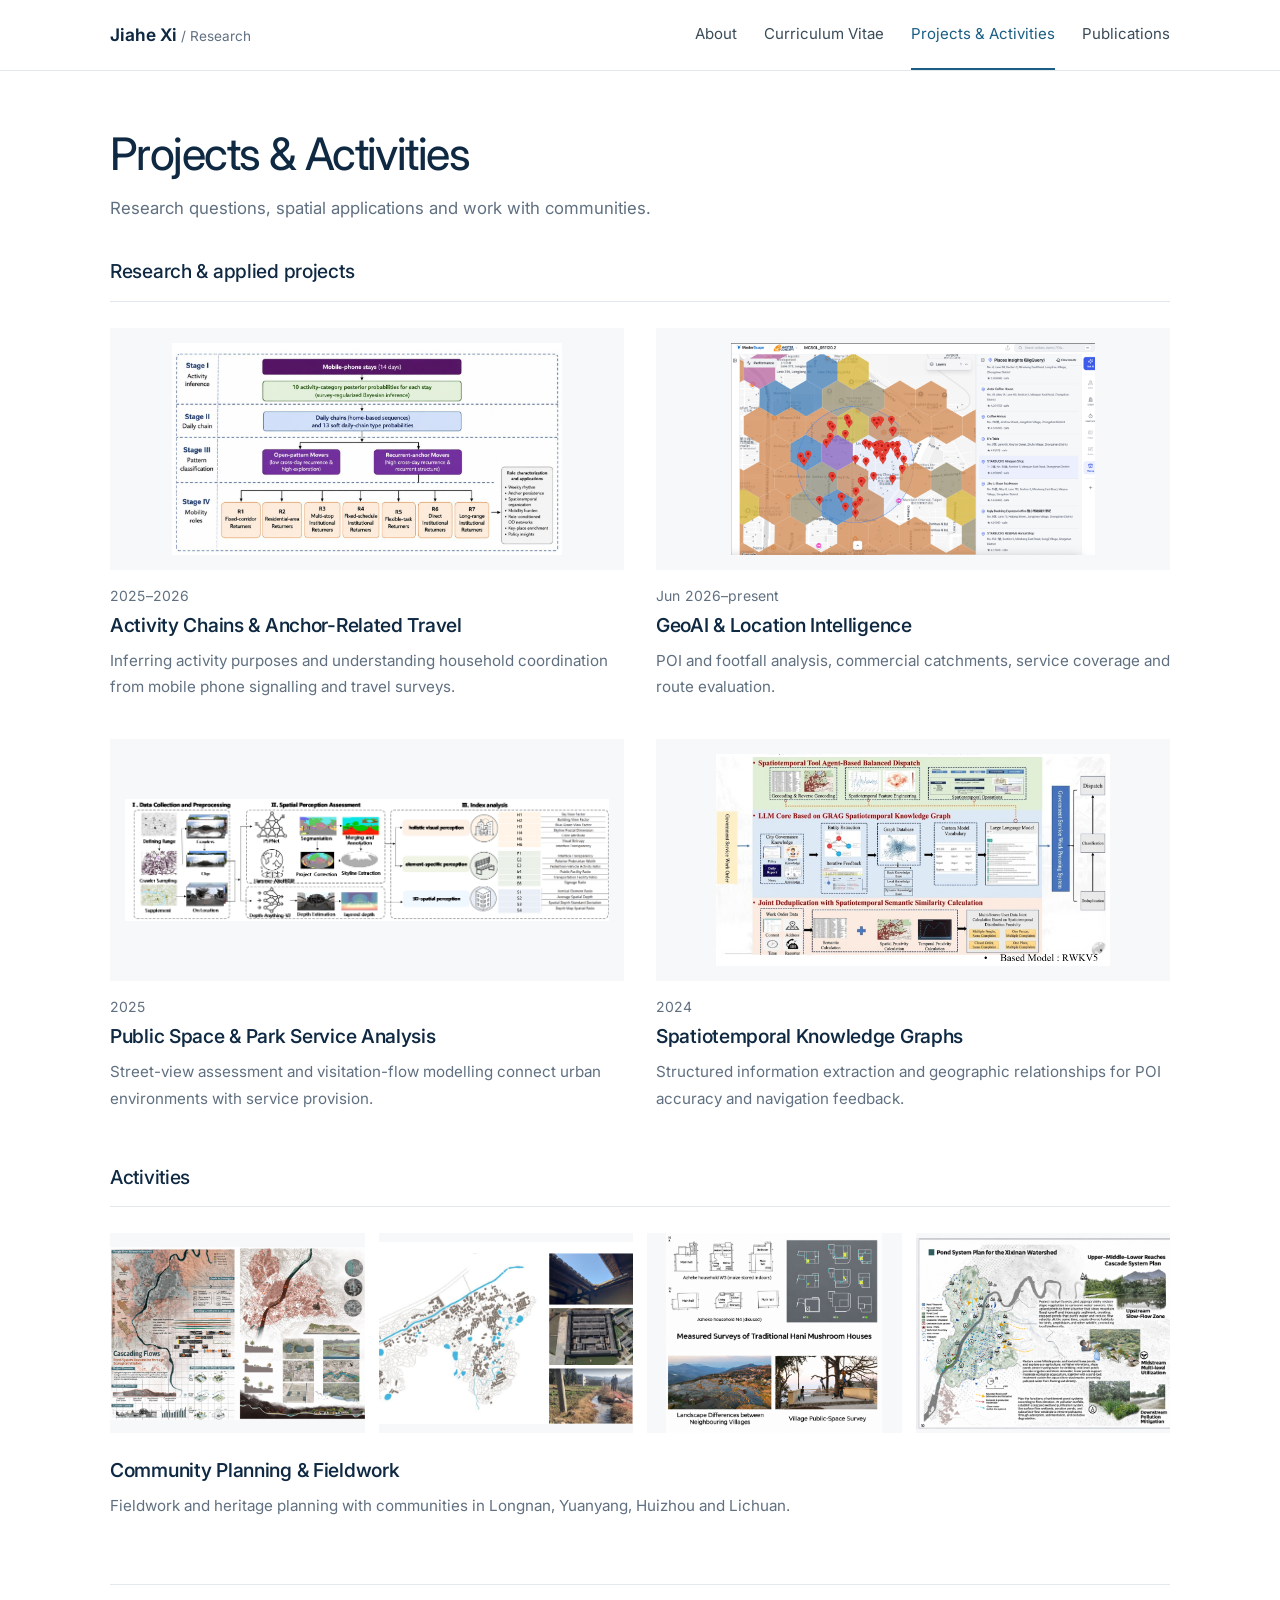
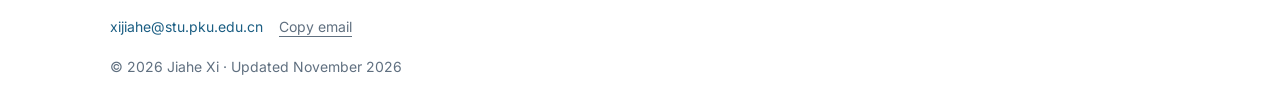
<file: projects.html>
<!doctype html>
<html lang="en"><head><meta charset="utf-8"><meta name="viewport" content="width=device-width, initial-scale=1">
<title>Projects & Activities | Jiahe Xi</title><meta name="description" content="Research and applied projects in activity chains, location intelligence, public-space analysis and knowledge graphs."><meta name="theme-color" content="#0F2942">
<link rel="icon" href="assets/favicon.svg" type="image/svg+xml"><link rel="preconnect" href="https://fonts.googleapis.com"><link rel="preconnect" href="https://fonts.gstatic.com" crossorigin>
<link href="https://fonts.googleapis.com/css2?family=Inter:wght@400;450;500;600;650;700&amp;display=swap" rel="stylesheet"><link rel="stylesheet" href="assets/academic.css"><script src="assets/academic.js" defer></script><style>.community-gallery{display:grid;grid-template-columns:repeat(4,minmax(0,1fr));gap:14px;align-items:start;margin:24px 0}.community-gallery img{display:block;width:100%;height:200px;object-fit:contain;background:#f6f8fa}.community-card h3{margin-top:18px}.community-heading{margin-top:28px}.community-heading h1{font-size:1.65rem}@media(max-width:700px){</style></head>
<body id="top"><a class="skip-link" href="#main">Skip to content</a>
<header class="site-header"><nav class="navigation container" aria-label="Primary navigation"><a class="brand" href="index.html"><strong>Jiahe Xi</strong><span> / Research</span></a><button class="menu-toggle" type="button" aria-label="Toggle navigation" aria-controls="site-navigation" aria-expanded="false"><span></span><span></span></button><div class="nav-links" id="site-navigation"><a href="index.html">About</a><a href="cv.html">Curriculum Vitae</a><a href="projects.html" aria-current="page">Projects &amp; Activities</a><a href="publications.html">Publications</a></div></nav></header>
<main class="container page" id="main"><header class="page-heading"><h1>Projects &amp; Activities</h1><p class="subtitle">Research questions, spatial applications and work with communities.</p></header><section><h2 class="group-heading">Research &amp; applied projects</h2><div class="project-grid"><article class="project-card"><a class="project-image" href="project-activity-chains.html"><img src="assets/anchor-project.png" alt="Activity-chain and anchor-related travel analysis." width="900" height="480" loading="lazy"></a><p class="eyebrow">2025–2026</p><h3><a href="project-activity-chains.html">Activity Chains &amp; Anchor-Related Travel</a></h3><p>Inferring activity purposes and understanding household coordination from mobile phone signalling and travel surveys.</p></article><article class="project-card"><a class="project-image" href="project-geoai-site-selection.html"><img src="assets/geoai-dashboard.png" alt="Location-intelligence interface with POIs and geographic catchments." width="900" height="480" loading="lazy"></a><p class="eyebrow">Jun 2026–present</p><h3><a href="project-geoai-site-selection.html">GeoAI &amp; Location Intelligence</a></h3><p>POI and footfall analysis, commercial catchments, service coverage and route evaluation.</p></article><article class="project-card"><a class="project-image" href="project-public-space.html"><img src="assets/public-space-project.png" alt="Public-space perception assessment workflow." width="900" height="480" loading="lazy"></a><p class="eyebrow">2025</p><h3><a href="project-public-space.html">Public Space &amp; Park Service Analysis</a></h3><p>Street-view assessment and visitation-flow modelling connect urban environments with service provision.</p></article><article class="project-card"><a class="project-image" href="project-knowledge-graphs.html"><img src="assets/knowledge-project.png" alt="Spatiotemporal knowledge-graph project." width="900" height="480" loading="lazy"></a><p class="eyebrow">2024</p><h3><a href="project-knowledge-graphs.html">Spatiotemporal Knowledge Graphs</a></h3><p>Structured information extraction and geographic relationships for POI accuracy and navigation feedback.</p></article></div></section><section class="page-section"><h2 class="group-heading">Activities</h2><div class="community-grid"><article class="project-card community-card"><div class="community-gallery"><a href="assets/community-original-1.png" target="_blank" rel="noopener"><img src="assets/community-original-1.png" alt="Community planning and fieldwork panel 1" loading="lazy"></a><a href="assets/community-original-2.png" target="_blank" rel="noopener"><img src="assets/community-original-2.png" alt="Community planning and fieldwork panel 2" loading="lazy"></a><a href="assets/community-original-3.png" target="_blank" rel="noopener"><img src="assets/community-original-3.png" alt="Community planning and fieldwork panel 3" loading="lazy"></a><a href="assets/community-original-4.png" target="_blank" rel="noopener"><img src="assets/community-original-4.png" alt="Community planning and fieldwork panel 4" loading="lazy"></a></div><h3><a href="project-community-fieldwork.html">Community Planning &amp; Fieldwork</a></h3><p>Fieldwork and heritage planning with communities in Longnan, Yuanyang, Huizhou and Lichuan.</p></article></div></section></main>
<footer class="container site-footer" id="contact"><div><a href="mailto:xijiahe@stu.pku.edu.cn">xijiahe@stu.pku.edu.cn</a><button type="button" class="copy-email" data-copy-email aria-label="Copy email address">Copy email</button><span class="copy-status" role="status" aria-live="polite"></span></div><p>© 2026 Jiahe Xi · Updated November 2026</p></footer></body></html>
</file>
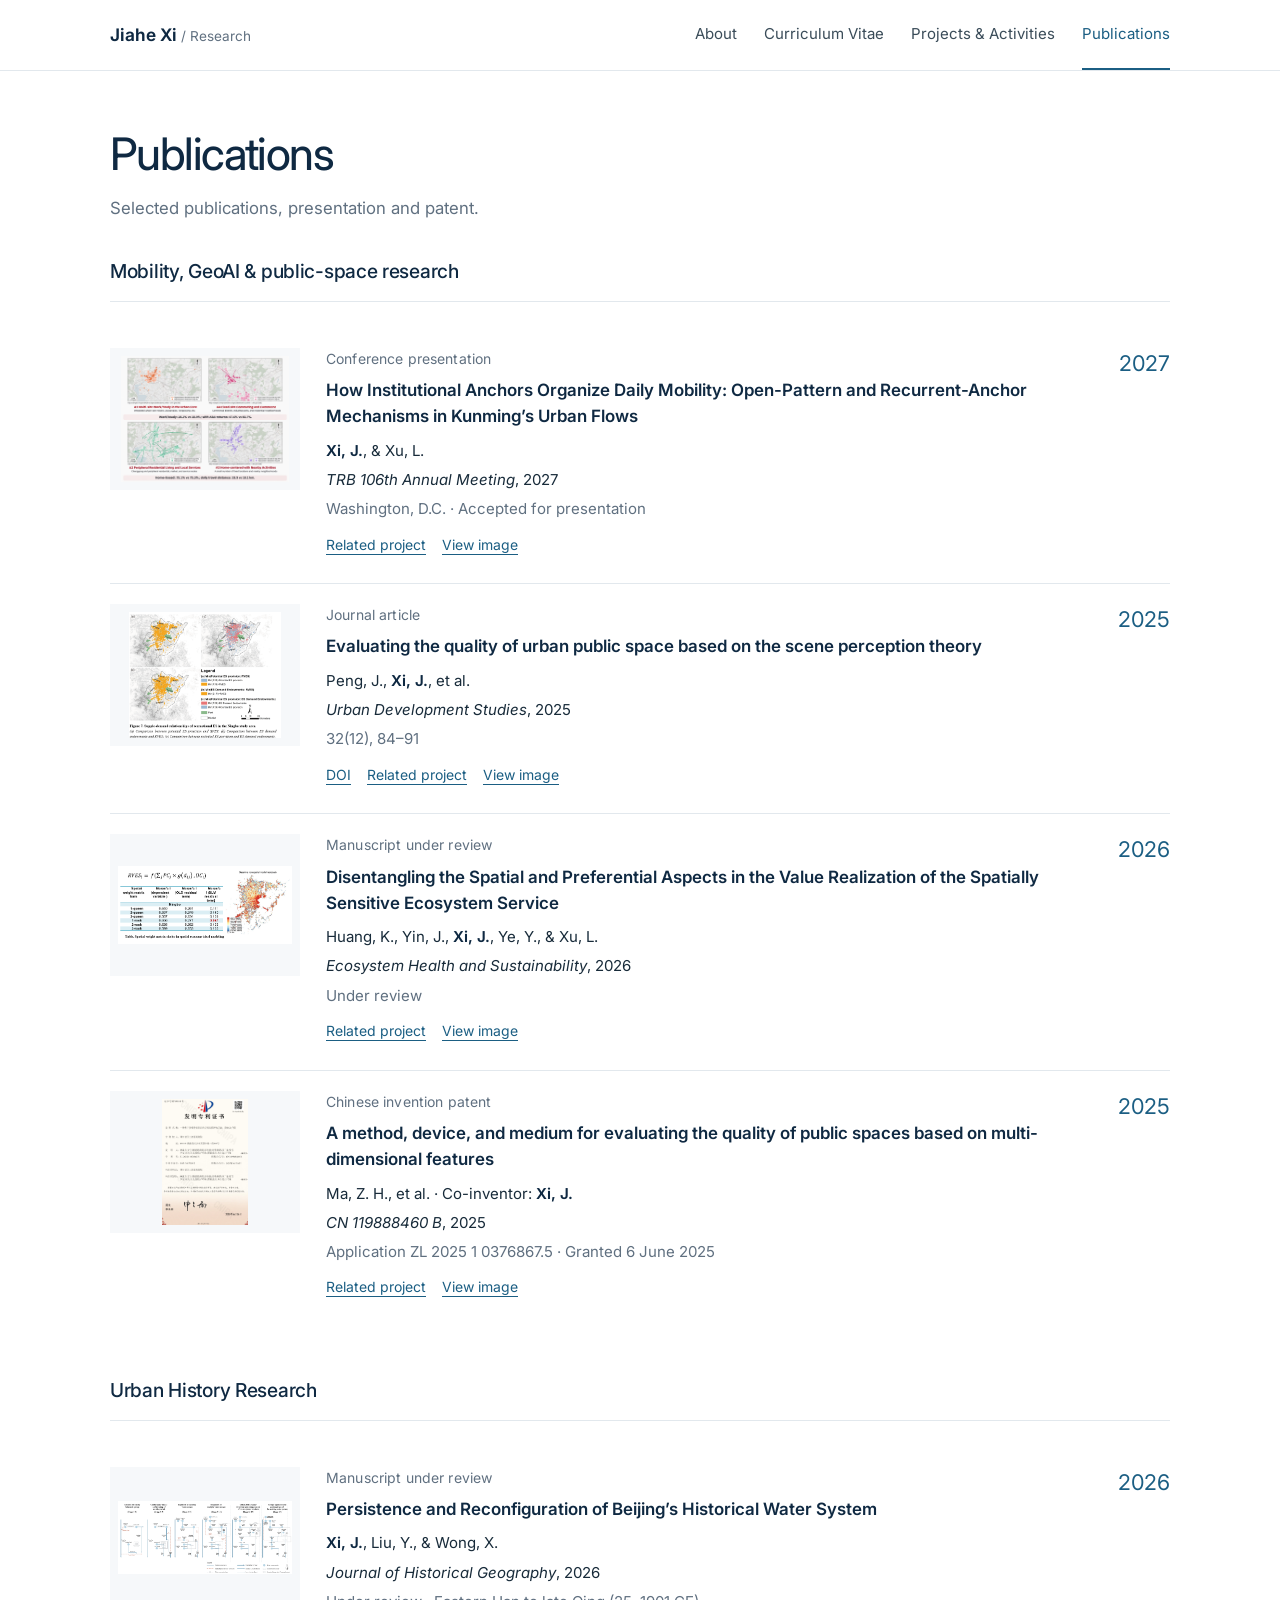
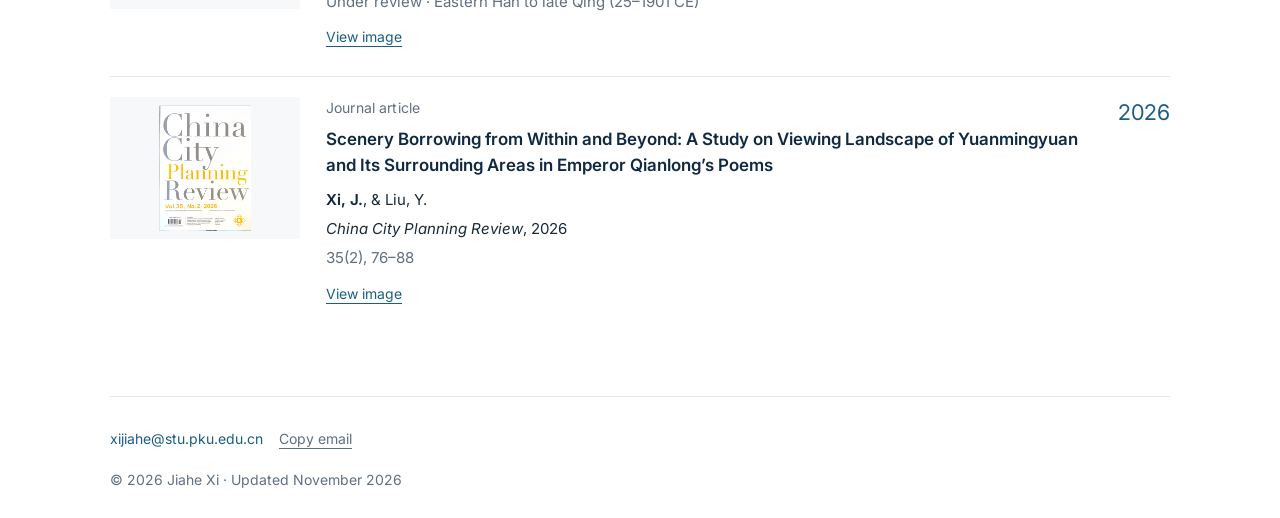
<file: publications.html>
<!doctype html>
<html lang="en"><head><meta charset="utf-8"><meta name="viewport" content="width=device-width, initial-scale=1">
<title>Publications | Jiahe Xi</title><meta name="description" content="Selected publications, TRB presentation and public-space assessment patent by Jiahe Xi."><meta name="theme-color" content="#0F2942">
<link rel="icon" href="assets/favicon.svg" type="image/svg+xml"><link rel="preconnect" href="https://fonts.googleapis.com"><link rel="preconnect" href="https://fonts.gstatic.com" crossorigin>
<link href="https://fonts.googleapis.com/css2?family=Inter:wght@400;450;500;600;650;700&amp;display=swap" rel="stylesheet"><link rel="stylesheet" href="assets/academic.css"><script src="assets/academic.js" defer></script></head>
<body id="top"><a class="skip-link" href="#main">Skip to content</a>
<header class="site-header"><nav class="navigation container" aria-label="Primary navigation"><a class="brand" href="index.html"><strong>Jiahe Xi</strong><span> / Research</span></a><button class="menu-toggle" type="button" aria-label="Toggle navigation" aria-controls="site-navigation" aria-expanded="false"><span></span><span></span></button><div class="nav-links" id="site-navigation"><a href="index.html">About</a><a href="cv.html">Curriculum Vitae</a><a href="projects.html">Projects &amp; Activities</a><a href="publications.html" aria-current="page">Publications</a></div></nav></header>
<main class="container page" id="main"><header class="page-heading"><h1>Publications</h1><p class="subtitle">Selected publications, presentation and patent.</p></header><section><h2 class="group-heading">Mobility, GeoAI &amp; public-space research</h2><div class="publications-list"><article class="publication-row" id="trb"><a class="publication-image" href="assets/mobility-patterns.png" target="_blank" rel="noopener" aria-label="View image for How Institutional Anchors Organize Daily Mobility: Open-Pattern and Recurrent-Anchor Mechanisms in Kunming’s Urban Flows"><img src="assets/mobility-patterns.png" alt="How Institutional Anchors Organize Daily Mobility: Open-Pattern and Recurrent-Anchor Mechanisms in Kunming’s Urban Flows" width="380" height="280" loading="lazy"></a><div class="publication-copy"><p class="eyebrow">Conference presentation</p><h3>How Institutional Anchors Organize Daily Mobility: Open-Pattern and Recurrent-Anchor Mechanisms in Kunming’s Urban Flows</h3><p><strong>Xi, J.</strong>, &amp; Xu, L.</p><p><em>TRB 106th Annual Meeting</em>, 2027</p><p class="muted">Washington, D.C. · Accepted for presentation</p><div class="publication-links"><a href="project-activity-chains.html">Related project</a><a href="assets/mobility-patterns.png" target="_blank" rel="noopener">View image</a></div></div><p class="publication-year">2027</p></article><article class="publication-row" id="public-space"><a class="publication-image" href="assets/public-space-result.png" target="_blank" rel="noopener" aria-label="View image for Evaluating the quality of urban public space based on the scene perception theory"><img src="assets/public-space-result.png" alt="Evaluating the quality of urban public space based on the scene perception theory" width="380" height="280" loading="lazy"></a><div class="publication-copy"><p class="eyebrow">Journal article</p><h3>Evaluating the quality of urban public space based on the scene perception theory</h3><p>Peng, J., <strong>Xi, J.</strong>, et al.</p><p><em>Urban Development Studies</em>, 2025</p><p class="muted">32(12), 84–91</p><div class="publication-links"><a href="https://doi.org/10.3969/j.issn.1006-3862.2025.12.021" target="_blank" rel="noopener">DOI</a><a href="project-public-space.html">Related project</a><a href="assets/public-space-result.png" target="_blank" rel="noopener">View image</a></div></div><p class="publication-year">2025</p></article><article class="publication-row" id="ecosystem-services"><a class="publication-image" href="assets/ecosystem-result.png" target="_blank" rel="noopener" aria-label="View image for Disentangling the Spatial and Preferential Aspects in the Value Realization of the Spatially Sensitive Ecosystem Service"><img src="assets/ecosystem-result.png" alt="Disentangling the Spatial and Preferential Aspects in the Value Realization of the Spatially Sensitive Ecosystem Service" width="380" height="280" loading="lazy"></a><div class="publication-copy"><p class="eyebrow">Manuscript under review</p><h3>Disentangling the Spatial and Preferential Aspects in the Value Realization of the Spatially Sensitive Ecosystem Service</h3><p>Huang, K., Yin, J., <strong>Xi, J.</strong>, Ye, Y., &amp; Xu, L.</p><p><em>Ecosystem Health and Sustainability</em>, 2026</p><p class="muted">Under review</p><div class="publication-links"><a href="project-public-space.html">Related project</a><a href="assets/ecosystem-result.png" target="_blank" rel="noopener">View image</a></div></div><p class="publication-year">2026</p></article><article class="publication-row" id="patent"><a class="publication-image" href="assets/patent-certificate.png" target="_blank" rel="noopener" aria-label="View image for A method, device, and medium for evaluating the quality of public spaces based on multi-dimensional features"><img src="assets/patent-certificate.png" alt="A method, device, and medium for evaluating the quality of public spaces based on multi-dimensional features" width="380" height="280" loading="lazy"></a><div class="publication-copy"><p class="eyebrow">Chinese invention patent</p><h3>A method, device, and medium for evaluating the quality of public spaces based on multi-dimensional features</h3><p>Ma, Z. H., et al. · Co-inventor: <strong>Xi, J.</strong></p><p><em>CN 119888460 B</em>, 2025</p><p class="muted">Application ZL 2025 1 0376867.5 · Granted 6 June 2025</p><div class="publication-links"><a href="project-public-space.html">Related project</a><a href="assets/patent-certificate.png" target="_blank" rel="noopener">View image</a></div></div><p class="publication-year">2025</p></article></div></section><section class="page-section"><h2 class="group-heading">Urban History Research</h2><article class="publication-row" id="beijing-water"><a class="publication-image" href="assets/beijing-water.png" target="_blank" rel="noopener" aria-label="View image for Persistence and Reconfiguration of Beijing’s Historical Water System"><img src="assets/beijing-water.png" alt="Beijing historical water-system synthesis" width="380" height="280" loading="lazy"></a><div class="publication-copy"><p class="eyebrow">Manuscript under review</p><h3>Persistence and Reconfiguration of Beijing’s Historical Water System</h3><p><strong>Xi, J.</strong>, Liu, Y., &amp; Wong, X.</p><p><em>Journal of Historical Geography</em>, 2026</p><p class="muted">Under review · Eastern Han to late Qing (25–1901 CE)</p><div class="publication-links"><a href="assets/beijing-water.png" target="_blank" rel="noopener">View image</a></div></div><p class="publication-year">2026</p></article><article class="publication-row" id="yuanmingyuan"><a class="publication-image" href="assets/yuanmingyuan-result.png" target="_blank" rel="noopener" aria-label="View image for Scenery Borrowing from Within and Beyond: A Study on Viewing Landscape of Yuanmingyuan and Its Surrounding Areas in Emperor Qianlong’s Poems"><img src="assets/yuanmingyuan-result.png" alt="Scenery Borrowing from Within and Beyond: A Study on Viewing Landscape of Yuanmingyuan and Its Surrounding Areas in Emperor Qianlong’s Poems" width="380" height="280" loading="lazy"></a><div class="publication-copy"><p class="eyebrow">Journal article</p><h3>Scenery Borrowing from Within and Beyond: A Study on Viewing Landscape of Yuanmingyuan and Its Surrounding Areas in Emperor Qianlong’s Poems</h3><p><strong>Xi, J.</strong>, &amp; Liu, Y.</p><p><em>China City Planning Review</em>, 2026</p><p class="muted">35(2), 76–88</p><div class="publication-links"><a href="assets/yuanmingyuan-result.png" target="_blank" rel="noopener">View image</a></div></div><p class="publication-year">2026</p></article></section></main>
<footer class="container site-footer" id="contact"><div><a href="mailto:xijiahe@stu.pku.edu.cn">xijiahe@stu.pku.edu.cn</a><button type="button" class="copy-email" data-copy-email aria-label="Copy email address">Copy email</button><span class="copy-status" role="status" aria-live="polite"></span></div><p>© 2026 Jiahe Xi · Updated November 2026</p></footer></body></html>
</file>
<file: assets/academic.css>
:root{--ink:#182b3a;--muted:#607080;--accent:#1B5E83;--line:#e2e8ed;--navy:#0F2942;--soft:#f6f8fa;--width:1060px}
*{box-sizing:border-box}html{scroll-behavior:smooth;scroll-padding-top:88px}body{margin:0;background:white;color:var(--ink);font:16px/1.75 Inter,system-ui,-apple-system,"Segoe UI",sans-serif}a{color:var(--accent);text-decoration:none}a:hover{text-decoration:underline;text-underline-offset:4px}button{font:inherit;cursor:pointer}h1,h2,h3,h4,p,figure,dl,dd,ul{margin:0}h1,h2,h3,h4{color:var(--navy)}:focus-visible{outline:3px solid var(--accent);outline-offset:4px}.container{width:min(calc(100% - 48px),var(--width));margin-left:auto;margin-right:auto}.skip-link{position:fixed;top:-80px;left:16px;z-index:100;padding:10px 16px;background:var(--navy);color:white}.skip-link:focus{top:12px}.site-header{position:sticky;top:0;background:rgba(255,255,255,.97);border-bottom:1px solid var(--line);z-index:20}.navigation{min-height:70px;display:flex;align-items:center;justify-content:space-between;gap:24px}.brand{color:var(--navy);font-size:1.08rem;white-space:nowrap}.brand strong{font-weight:650}.brand span{font-weight:400;font-size:.85rem;color:var(--muted)}.nav-links{display:flex;align-items:center;gap:27px}.nav-links>a{display:inline-flex;align-items:center;min-height:70px;font-size:.94rem;color:#3a4c59;border-bottom:2px solid transparent}.nav-links>a:hover{text-decoration:none;color:var(--accent)}.nav-links>a[aria-current=page]{color:var(--accent);border-bottom-color:var(--accent)}.menu-toggle{display:none;width:44px;height:44px;background:white;border:1px solid var(--line);border-radius:3px}.menu-toggle span{display:block;width:18px;height:2px;background:var(--navy);margin:5px auto}.page{padding-top:56px;padding-bottom:64px;min-height:calc(100vh - 210px)}.page-heading{margin-bottom:32px}.page-heading h1{font-size:clamp(2.1rem,4vw,2.8rem);font-weight:450;letter-spacing:-.035em;line-height:1.22}.page-heading h1 strong{font-weight:650}.eyebrow{font-size:.875rem;line-height:1.6;letter-spacing:.01em;color:var(--muted);margin-bottom:9px}.subtitle{color:var(--muted);font-size:1.05rem;margin-top:12px}.about-layout{display:grid;grid-template-columns:minmax(0,1fr) 270px;gap:48px;align-items:start}.biography p+p{margin-top:17px}.biography p{max-width:720px}.biography .availability{color:var(--accent);font-weight:500}.profile-photo img{display:block;width:100%;height:auto;aspect-ratio:4/5;object-fit:cover;object-position:center 42%;border-radius:2px}.profile-photo figcaption{text-align:right;font-size:.875rem;color:var(--muted);margin-top:7px}.text-links{display:flex;flex-wrap:wrap;gap:10px 24px;margin-top:22px}.text-links a,.publication-links a,.download-link,.page-end-link a,.back-link a{text-decoration:underline;text-underline-offset:4px}.home-section{margin-top:42px}.home-section>h2,.cv-section>h2{font-size:1.4rem;letter-spacing:-.015em;font-weight:550;margin-bottom:22px}.research-directions{display:grid;grid-template-columns:repeat(3,minmax(0,1fr));gap:32px}.research-directions h3{font-size:1.06rem;line-height:1.5;font-weight:650;margin-bottom:10px}.research-directions p{font-size:.95rem;color:var(--muted)}.research-directions .research-question{font-size:1rem;color:var(--accent);margin-bottom:12px;line-height:1.65}.inline-label{display:block;font-size:.875rem;color:var(--muted);margin-bottom:7px}.recent-output{padding-top:26px;border-top:1px solid var(--line)}.recent-output>p{max-width:860px}.site-footer{padding-top:24px;padding-bottom:26px;border-top:1px solid var(--line);font-size:.875rem;color:var(--muted)}.site-footer>div{display:flex;align-items:center;flex-wrap:wrap;gap:10px 16px}.site-footer>p{margin-top:10px}.copy-email{border:0;padding:6px 0;background:none;color:var(--muted);text-decoration:underline;text-underline-offset:4px;min-height:36px}.copy-status{color:var(--accent)}.download-link{display:inline-block;margin-top:20px;font-size:.95rem}.cv-section{margin-top:38px}.cv-row{display:grid;grid-template-columns:180px minmax(0,1fr);gap:30px;padding:19px 0}.cv-row+.cv-row{border-top:1px solid var(--line)}.date{font-size:.875rem;color:var(--muted);padding-top:3px;font-variant-numeric:tabular-nums}.cv-row h3{font-size:1.05rem;line-height:1.5;font-weight:600}.cv-row h3>a{color:var(--navy)}.cv-row p+p{margin-top:5px}.muted{color:var(--muted);font-size:.94rem}.cv-row ul,.project-section ul{padding-left:20px;margin-top:12px}.cv-row li+li,.project-section li+li{margin-top:7px}.skills-list>div{display:grid;grid-template-columns:180px minmax(0,1fr);gap:30px;padding:9px 0}.skills-list dt{font-weight:550;font-size:.94rem}.skills-list dd{color:var(--muted)}.page-end-link{margin-top:36px}.group-heading{font-size:1.2rem;font-weight:500;letter-spacing:-.015em;padding-bottom:12px;margin-bottom:26px;border-bottom:1px solid var(--line)}.project-grid{display:grid;grid-template-columns:repeat(2,minmax(0,1fr));gap:38px 32px}.project-card{min-width:0}.project-image{display:block;height:242px;background:var(--soft);overflow:hidden}.project-image img{width:100%;height:100%;object-fit:contain;display:block;padding:15px;transition:opacity .2s ease}.project-image:hover img{opacity:.86}.project-card .eyebrow{margin-top:15px;margin-bottom:5px}.project-card h3{font-size:1.2rem;line-height:1.4;font-weight:550;letter-spacing:-.015em;margin-bottom:9px}.project-card h3 a{color:var(--navy)}.project-card>p:last-child{font-size:.95rem;color:var(--muted)}.page-section{margin-top:48px}.publication-row{display:grid;grid-template-columns:190px minmax(0,1fr) 54px;gap:26px;align-items:start;padding:20px 0 26px;scroll-margin-top:90px}.publication-row+.publication-row{border-top:1px solid var(--line)}.publication-image{display:block;background:var(--soft);height:142px}.publication-image img{display:block;width:100%;height:100%;object-fit:contain;padding:8px}.publication-copy h3{font-size:1.06rem;line-height:1.55;font-weight:600;margin-bottom:8px}.publication-copy>p{font-size:.94rem;margin-top:3px}.publication-copy .eyebrow{margin-top:0;margin-bottom:7px;font-size:.875rem}.publication-copy strong{font-weight:650;color:var(--navy)}.publication-year{font-size:1.35rem;color:var(--accent);font-weight:400;line-height:1.4;text-align:right}.publication-links{display:flex;gap:16px;flex-wrap:wrap;margin-top:10px;font-size:.875rem}.back-link{font-size:.9rem;margin-bottom:22px}.project-heading{max-width:900px}.project-heading h1{font-size:clamp(1.85rem,3.4vw,2.55rem)}.project-figure{margin:24px 0 34px}.project-figure img{display:block;width:100%;max-height:410px;object-fit:contain;background:var(--soft);padding:20px}.project-figure figcaption{font-size:.875rem;color:var(--muted);margin-top:10px;max-width:820px}.project-section{max-width:850px;margin-top:30px}.project-section>h2{font-size:1.3rem;font-weight:550;margin-bottom:15px}.project-section .project-question{font-size:1.1rem;color:var(--accent);font-weight:500;line-height:1.6;margin-bottom:12px}.project-section p{line-height:1.85}.project-section .text-links{margin-top:0}
@media(max-width:850px){.nav-links{gap:18px}.brand span{display:none}.about-layout{grid-template-columns:minmax(0,1fr) 235px;gap:30px}.research-directions{gap:22px}.publication-row{grid-template-columns:150px minmax(0,1fr);gap:22px}.publication-year{display:none}}
@media(max-width:700px){.container{width:calc(100% - 36px)}.navigation{min-height:64px}.menu-toggle{display:block}.nav-links{display:none;position:absolute;top:64px;left:0;right:0;background:white;padding:10px 18px 18px;border-bottom:1px solid var(--line)}.nav-links.is-open{display:grid;gap:0}.nav-links>a{min-height:44px;padding:9px 0;border-bottom:0}.page{padding-top:32px;padding-bottom:44px}.page-heading{margin-bottom:25px}.page-heading h1{font-size:2.1rem}.about-layout{display:flex;flex-direction:column-reverse;gap:26px}.profile-photo{width:min(100%,260px)}.profile-photo img{aspect-ratio:4/5}.profile-photo figcaption{text-align:left}.research-directions{grid-template-columns:1fr;gap:24px}.home-section{margin-top:32px}.project-grid{grid-template-columns:1fr;gap:32px}.project-image{height:230px}.cv-row,.skills-list>div{grid-template-columns:1fr;gap:7px}.cv-row{padding:20px 0}.publication-row{grid-template-columns:112px minmax(0,1fr);gap:16px;padding:18px 0 24px}.publication-image{height:110px}.publication-copy h3{font-size:1rem}.publication-copy>p{font-size:.9rem}.publication-links{gap:10px 14px}.project-figure img{padding:10px;max-height:310px}.site-footer>div{align-items:flex-start}.site-footer a{overflow-wrap:anywhere}}
@media(max-width:420px){.publication-row{grid-template-columns:1fr}.publication-image{width:170px;height:115px}.publication-copy h3{font-size:1.04rem}}
@media(prefers-reduced-motion:reduce){html{scroll-behavior:auto}.project-image img{transition:none}}@media print{.site-header,.copy-email,.copy-status{display:none}.page{padding-top:0}.publication-row,.project-card,.cv-row{break-inside:avoid}.site-footer{margin-top:20px}}

.company-logo{display:block;width:min(100%,460px);height:auto;margin-top:15px}.tool-logos{display:flex;flex-wrap:wrap;gap:18px 26px;margin-bottom:24px}.tool-logo{display:inline-flex;align-items:center;gap:9px;font-size:.94rem}.tool-logo img{object-fit:contain}

.method-icon{width:24px;height:24px;flex:none;color:var(--accent)}.skills-list dt{display:flex;align-items:center;gap:10px}.skills-list>div{grid-template-columns:230px minmax(0,1fr)}.research-statement{margin-top:36px;padding-top:24px;border-top:1px solid var(--line);color:var(--muted)}.experience-project-link{margin-top:-12px;margin-bottom:12px}.experience-project-link a{text-decoration:underline;text-underline-offset:4px}@media(max-width:700px){.skills-list>div{grid-template-columns:1fr}}

.community-gallery{display:grid;grid-template-columns:repeat(4,minmax(0,1fr));gap:14px;align-items:start;margin:24px 0}.community-gallery img{display:block;width:100%;height:200px;object-fit:contain;background:#f6f8fa}.community-card h3{margin-top:18px}.community-heading{margin-top:28px}.community-heading h1{font-size:1.65rem}@media(max-width:700px){.community-gallery{grid-template-columns:repeat(4,220px);overflow-x:auto;padding-bottom:12px}.community-gallery img{height:190px}}
</file>
